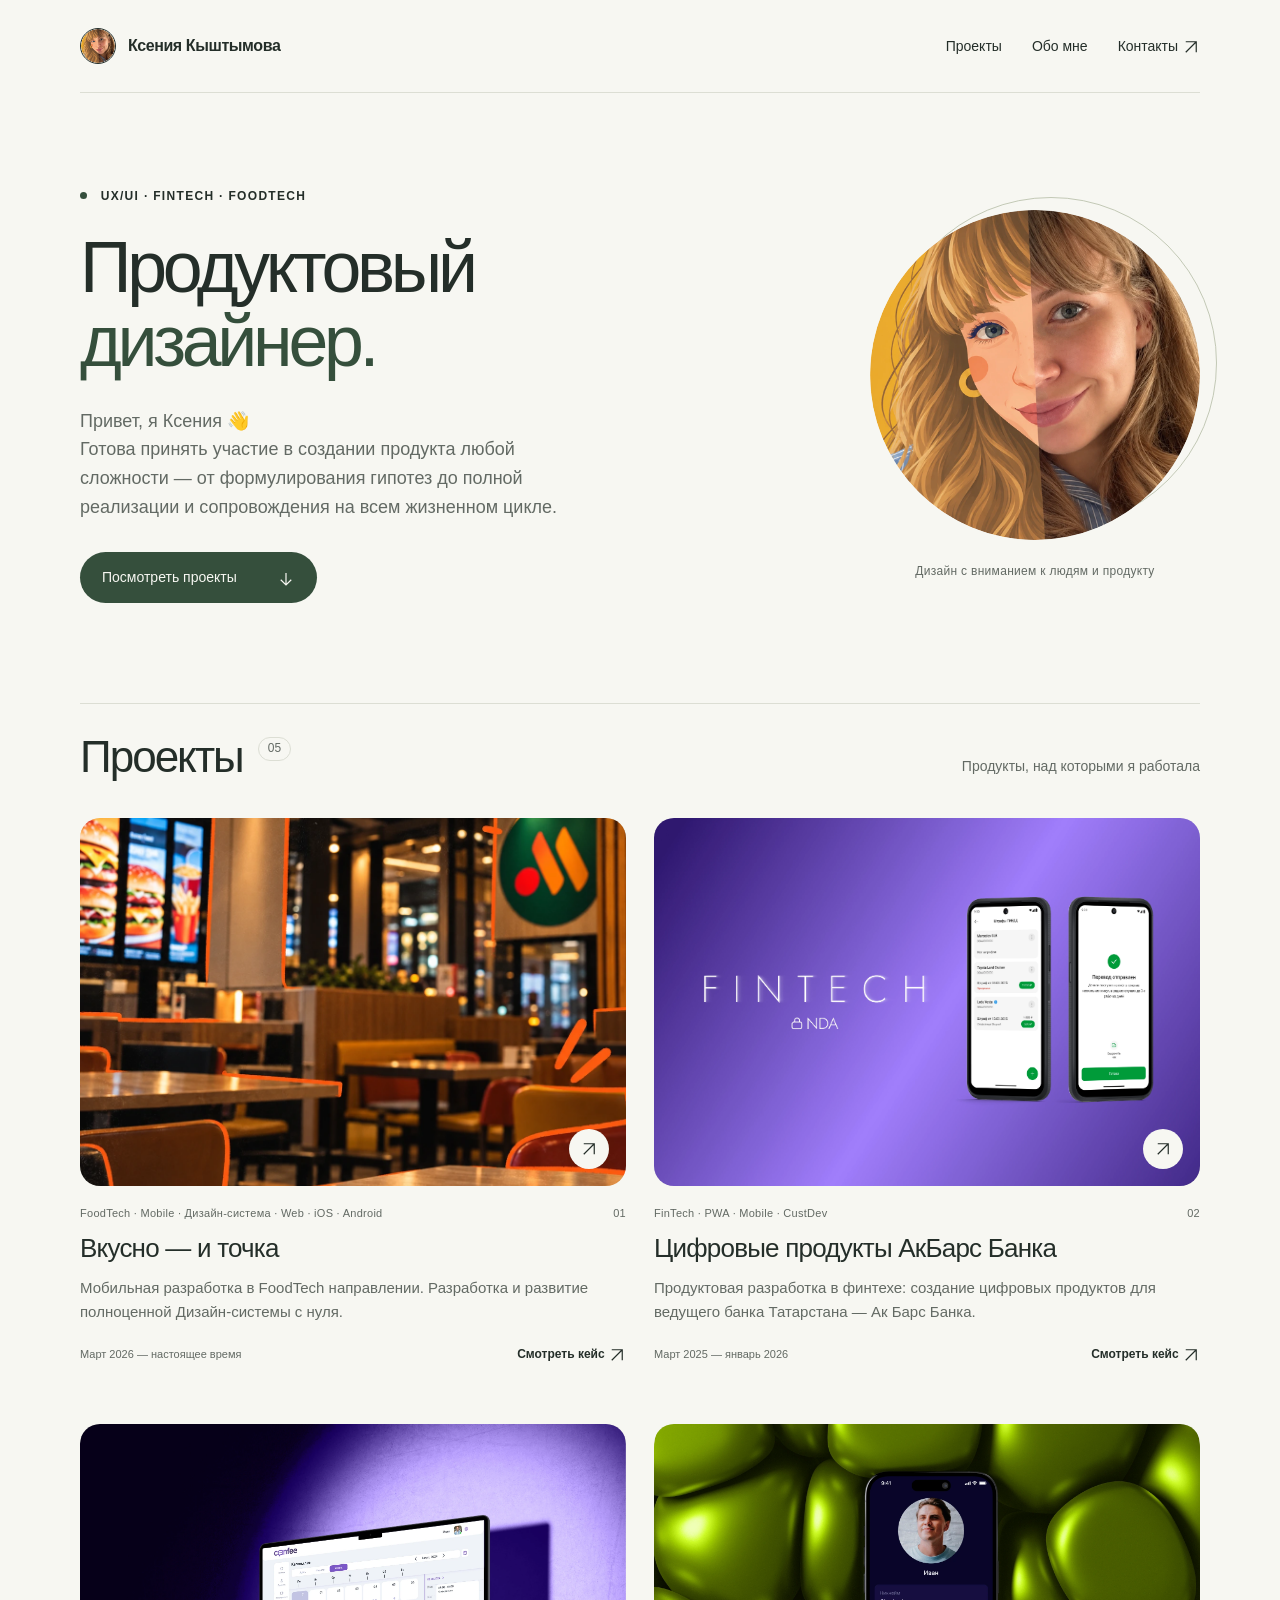
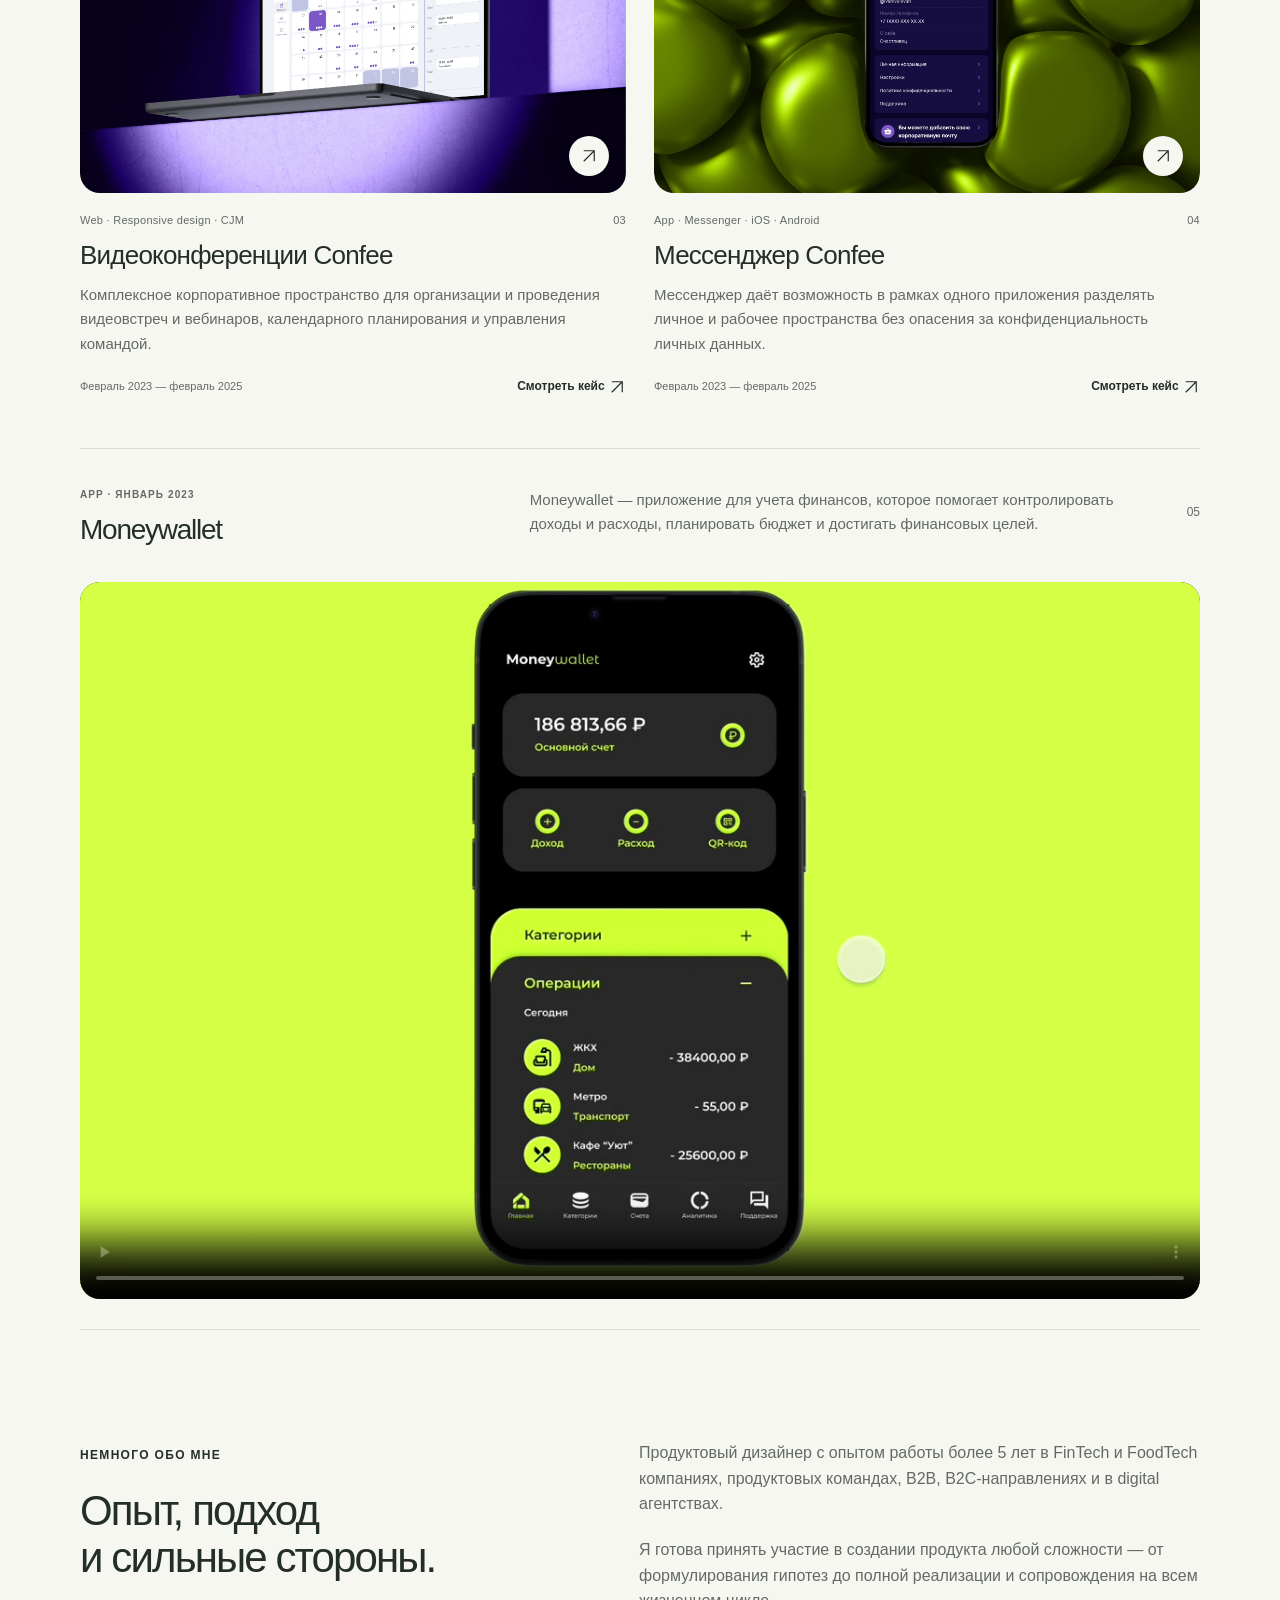
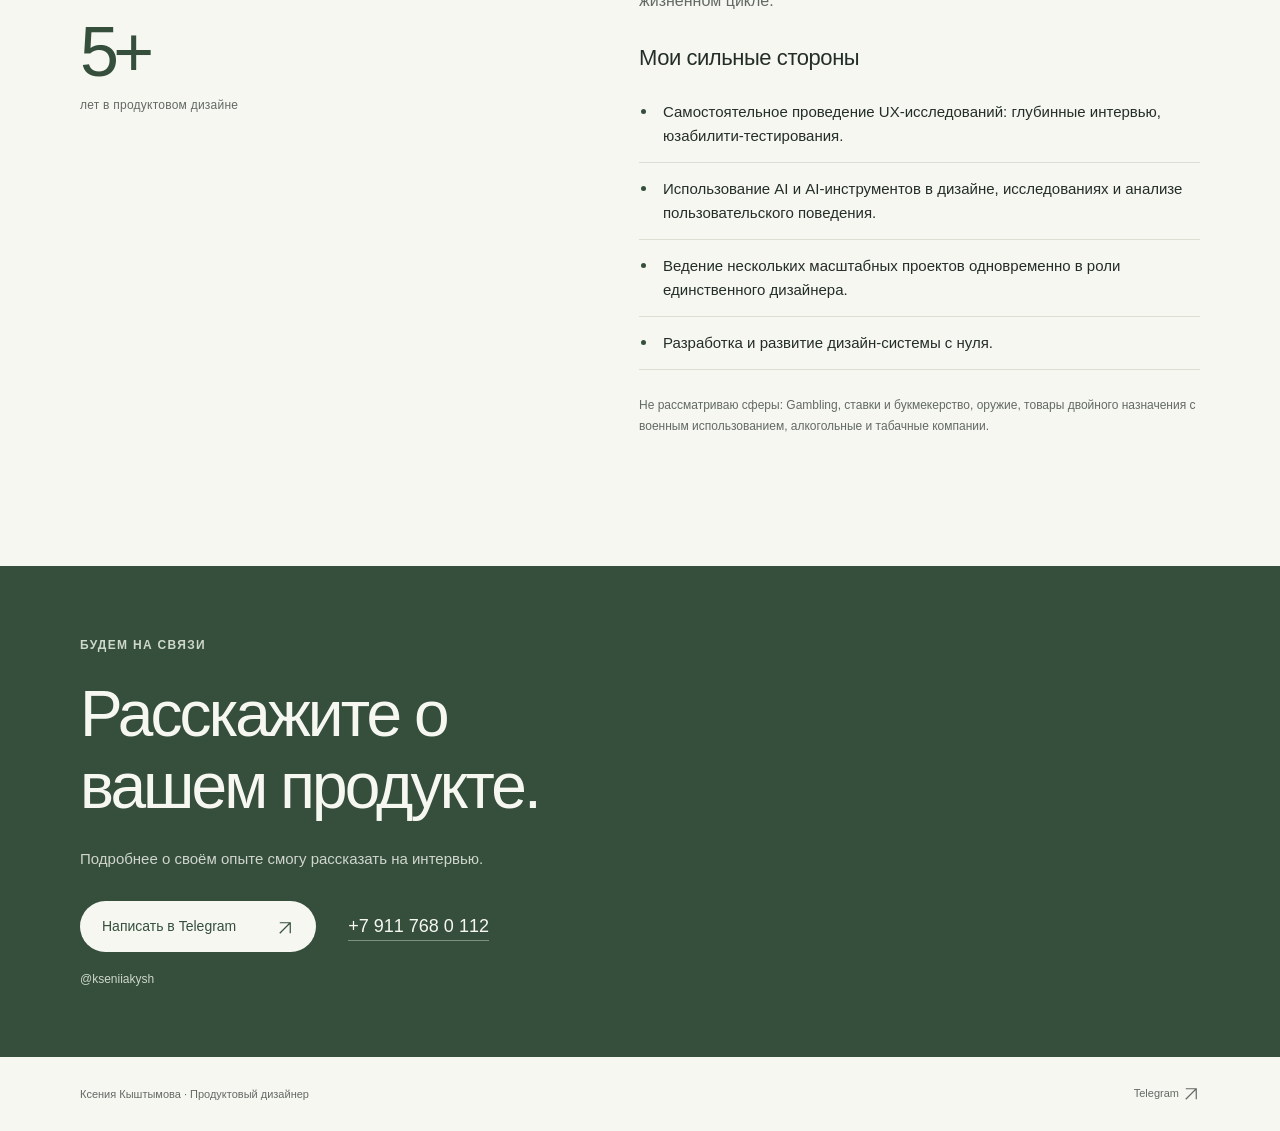
<file: index.html>
<!doctype html>
<html lang="ru">
<head>
  <meta charset="utf-8">
  <meta name="viewport" content="width=device-width, initial-scale=1">
  <title>Ксения Кыштымова — продуктовый дизайнер</title>
  <meta name="description" content="Портфолио продуктового дизайнера: FinTech, FoodTech, веб-платформы и мобильные приложения. Более 5 лет опыта в B2B и B2C.">
  <meta name="theme-color" content="#f7f7f2">
  <meta property="og:type" content="website">
  <meta property="og:locale" content="ru_RU">
  <meta property="og:title" content="Ксения Кыштымова — продуктовый дизайнер">
  <meta property="og:description" content="Портфолио продуктового дизайнера: FinTech, FoodTech, веб-платформы и мобильные приложения. Более 5 лет опыта в B2B и B2C.">
  <meta property="og:url" content="https://glebsly.github.io/ksushapd/">
  <meta property="og:image" content="https://glebsly.github.io/ksushapd/assets/social.jpg">
  <link rel="canonical" href="https://glebsly.github.io/ksushapd/">
  <link rel="icon" href="assets/favicon.png" type="image/png">
  <link rel="stylesheet" href="assets/style.css">
</head><body>
<a class="skip-link" href="#main">Перейти к содержимому</a>
<header class="site-header wrap">
  <a class="wordmark" href="index.html" aria-label="Ксения Кыштымова — на главную"><span class="monogram" aria-hidden="true"><img src="assets/portrait-logo.png" alt="" width="36" height="36"></span><span>Ксения Кыштымова</span></a>
  <nav aria-label="Главная навигация">
    <a href="#projects">Проекты</a>
    <a href="#about">Обо мне</a>
    <a href="#contact">Контакты <span aria-hidden="true"><svg viewBox="0 0 24 24" width="18" height="18" fill="none" stroke="currentColor" stroke-width="1.6" aria-hidden="true"><path d="M5 19 19 5M5 5h14v14"/></svg></span></a>
  </nav>
</header>
<main id="main">
  <section class="hero wrap" aria-labelledby="hero-title">
    <div class="hero-copy">
      <p class="eyebrow"><span class="dot" aria-hidden="true"></span> UX/UI · FinTech · FoodTech</p>
      <h1 id="hero-title">Продуктовый<br><span>дизайнер.</span></h1>
      <p class="hero-intro">Привет, я Ксения 👋<br> Готова принять участие в создании продукта любой сложности — от формулирования гипотез до полной реализации и сопровождения на всем жизненном цикле.</p>
      <a class="button" href="#projects">Посмотреть проекты <span aria-hidden="true"><svg viewBox="0 0 24 24" width="18" height="18" fill="none" stroke="currentColor" stroke-width="1.6" aria-hidden="true"><path d="M12 4v16M5 13l7 7 7-7"/></svg></span></a>
    </div>
    <div class="hero-portrait">
      <img src="assets/5ed52c6af597.webp" alt="Ксения Кыштымова" width="1035" height="1035" fetchpriority="high">
      <span class="portrait-caption">Дизайн с вниманием к людям и продукту</span>
    </div>
  </section>
  <section class="projects wrap" id="projects" aria-labelledby="projects-title">
    <div class="section-heading"><h2 id="projects-title">Проекты<span class="count">05</span></h2><p>Продукты, над которыми я работала</p></div>
    <div class="project-grid"><article class="project-card food">
  <a class="project-visual" href="cases/vkusno-i-tochka.html" aria-label="Открыть кейс: Вкусно — и точка">
    <img src="assets/9f3213bb5ba1.webp" alt="Интерьер ресторана «Вкусно — и точка»" width="1145" height="1373" loading="lazy" decoding="async">
    <span class="project-open" aria-hidden="true"><svg viewBox="0 0 24 24" width="18" height="18" fill="none" stroke="currentColor" stroke-width="1.6" aria-hidden="true"><path d="M5 19 19 5M5 5h14v14"/></svg></span>
  </a>
  <div class="project-meta"><span>FoodTech · Mobile · Дизайн-система · Web · iOS · Android</span><span>01</span></div>
  <h3><a href="cases/vkusno-i-tochka.html">Вкусно — и точка</a></h3>
  <p>Мобильная разработка в FoodTech направлении. Разработка и развитие полноценной Дизайн-системы с нуля.</p>
  <div class="project-bottom"><span>Март 2026 — настоящее время</span><a href="cases/vkusno-i-tochka.html" aria-label="Подробнее: Вкусно — и точка">Смотреть кейс <span aria-hidden="true"><svg viewBox="0 0 24 24" width="18" height="18" fill="none" stroke="currentColor" stroke-width="1.6" aria-hidden="true"><path d="M5 19 19 5M5 5h14v14"/></svg></span></a></div>
</article><article class="project-card bank">
  <a class="project-visual" href="cases/ak-bars.html" aria-label="Открыть кейс: Цифровые продукты АкБарс Банка">
    <img src="assets/fdded7eb552b.webp" alt="Мобильные интерфейсы цифровых продуктов АкБарс Банка" width="3069" height="1958" loading="lazy" decoding="async">
    <span class="project-open" aria-hidden="true"><svg viewBox="0 0 24 24" width="18" height="18" fill="none" stroke="currentColor" stroke-width="1.6" aria-hidden="true"><path d="M5 19 19 5M5 5h14v14"/></svg></span>
  </a>
  <div class="project-meta"><span>FinTech · PWA · Mobile · CustDev</span><span>02</span></div>
  <h3><a href="cases/ak-bars.html">Цифровые продукты АкБарс Банка</a></h3>
  <p>Продуктовая разработка в финтехе: создание цифровых продуктов для ведущего банка Татарстана — Ак Барс Банка.</p>
  <div class="project-bottom"><span>Март 2025 — январь 2026</span><a href="cases/ak-bars.html" aria-label="Подробнее: Цифровые продукты АкБарс Банка">Смотреть кейс <span aria-hidden="true"><svg viewBox="0 0 24 24" width="18" height="18" fill="none" stroke="currentColor" stroke-width="1.6" aria-hidden="true"><path d="M5 19 19 5M5 5h14v14"/></svg></span></a></div>
</article><article class="project-card video">
  <a class="project-visual" href="cases/confee-video.html" aria-label="Открыть кейс: Видеоконференции Confee">
    <img src="assets/6a3ffffc1e1a.webp" alt="Веб-платформа Confee: календарь и видеоконференции" width="2171" height="1629" loading="lazy" decoding="async">
    <span class="project-open" aria-hidden="true"><svg viewBox="0 0 24 24" width="18" height="18" fill="none" stroke="currentColor" stroke-width="1.6" aria-hidden="true"><path d="M5 19 19 5M5 5h14v14"/></svg></span>
  </a>
  <div class="project-meta"><span>Web · Responsive design · CJM</span><span>03</span></div>
  <h3><a href="cases/confee-video.html">Видеоконференции Confee</a></h3>
  <p>Комплексное корпоративное пространство для организации и проведения видеовстреч и вебинаров, календарного планирования и управления командой.</p>
  <div class="project-bottom"><span>Февраль 2023 — февраль 2025</span><a href="cases/confee-video.html" aria-label="Подробнее: Видеоконференции Confee">Смотреть кейс <span aria-hidden="true"><svg viewBox="0 0 24 24" width="18" height="18" fill="none" stroke="currentColor" stroke-width="1.6" aria-hidden="true"><path d="M5 19 19 5M5 5h14v14"/></svg></span></a></div>
</article><article class="project-card messenger">
  <a class="project-visual" href="cases/confee-messenger.html" aria-label="Открыть кейс: Мессенджер Confee">
    <img src="assets/93900ab8b7a8.webp" alt="Мобильное приложение Confee: личное и рабочее пространства" width="2000" height="1500" loading="lazy" decoding="async">
    <span class="project-open" aria-hidden="true"><svg viewBox="0 0 24 24" width="18" height="18" fill="none" stroke="currentColor" stroke-width="1.6" aria-hidden="true"><path d="M5 19 19 5M5 5h14v14"/></svg></span>
  </a>
  <div class="project-meta"><span>App · Messenger · iOS · Android</span><span>04</span></div>
  <h3><a href="cases/confee-messenger.html">Мессенджер Confee</a></h3>
  <p>Мессенджер даёт возможность в рамках одного приложения разделять личное и рабочее пространства без опасения за конфиденциальность личных данных.</p>
  <div class="project-bottom"><span>Февраль 2023 — февраль 2025</span><a href="cases/confee-messenger.html" aria-label="Подробнее: Мессенджер Confee">Смотреть кейс <span aria-hidden="true"><svg viewBox="0 0 24 24" width="18" height="18" fill="none" stroke="currentColor" stroke-width="1.6" aria-hidden="true"><path d="M5 19 19 5M5 5h14v14"/></svg></span></a></div>
</article></div>
    <article class="side-project">
      <div class="side-project-heading"><span class="eyebrow">App · Январь 2023</span><h3>Moneywallet</h3></div>
      <p>Moneywallet — приложение для учета финансов, которое помогает контролировать доходы и расходы, планировать бюджет и достигать финансовых целей.</p>
      <span class="side-project-number" aria-hidden="true">05</span>
      <figure class="side-project-video">
        <video controls playsinline preload="metadata" poster="assets/moneywallet-poster.jpg" width="2082" height="1334" aria-label="Демонстрация приложения Moneywallet">
          <source src="assets/moneywallet.mp4" type="video/mp4">
          Ваш браузер не поддерживает воспроизведение видео. <a href="assets/moneywallet.mp4">Скачать видео Moneywallet</a>.
        </video>
      </figure>
    </article>
  </section>
  <section class="about wrap" id="about" aria-labelledby="about-title">
    <div class="about-heading"><span class="eyebrow">Немного обо мне</span><h2 id="about-title">Опыт, подход<br>и сильные стороны.</h2><p class="experience">5+ <span>лет в продуктовом дизайне</span></p></div>
    <div class="about-copy">
      <p>Продуктовый дизайнер с опытом работы более 5 лет в FinTech и FoodTech компаниях, продуктовых командах, B2B, B2C-направлениях и в digital агентствах.</p>
      <p>Я готова принять участие в создании продукта любой сложности — от формулирования гипотез до полной реализации и сопровождения на всем жизненном цикле.</p>
      <h3>Мои сильные стороны</h3>
      <ul class="strengths">
        <li>Самостоятельное проведение UX-исследований: глубинные интервью, юзабилити-тестирования.</li>
        <li>Использование AI и AI-инструментов в дизайне, исследованиях и анализе пользовательского поведения.</li>
        <li>Ведение нескольких масштабных проектов одновременно в роли единственного дизайнера.</li>
        <li>Разработка и развитие дизайн-системы с нуля.</li>
      </ul>
      <p class="preferences">Не рассматриваю сферы: Gambling, ставки и букмекерство, оружие, товары двойного назначения с военным использованием, алкогольные и табачные компании.</p>
    </div>
  </section>
  <section class="contact" id="contact" aria-labelledby="contact-title"><div class="wrap contact-inner">
    <span class="eyebrow">Будем на связи</span>
    <h2 id="contact-title">Расскажите о<br>вашем продукте.</h2>
    <p>Подробнее о своём опыте смогу рассказать на интервью.</p>
    <div class="contact-links"><a class="button button-light" href="https://t.me/kseniiakysh">Написать в Telegram <span aria-hidden="true"><svg viewBox="0 0 24 24" width="18" height="18" fill="none" stroke="currentColor" stroke-width="1.6" aria-hidden="true"><path d="M5 19 19 5M5 5h14v14"/></svg></span></a><a class="phone" href="tel:+79117680112">+7 911 768 0 112</a></div>
    <span class="contact-handle">@kseniiakysh</span>
  </div></section>
</main>
<footer class="site-footer wrap">
  <span>Ксения Кыштымова · Продуктовый дизайнер</span>
  <a href="https://t.me/kseniiakysh">Telegram <span aria-hidden="true"><svg viewBox="0 0 24 24" width="18" height="18" fill="none" stroke="currentColor" stroke-width="1.6" aria-hidden="true"><path d="M5 19 19 5M5 5h14v14"/></svg></span></a>
</footer>
</body>
</html>
</file>
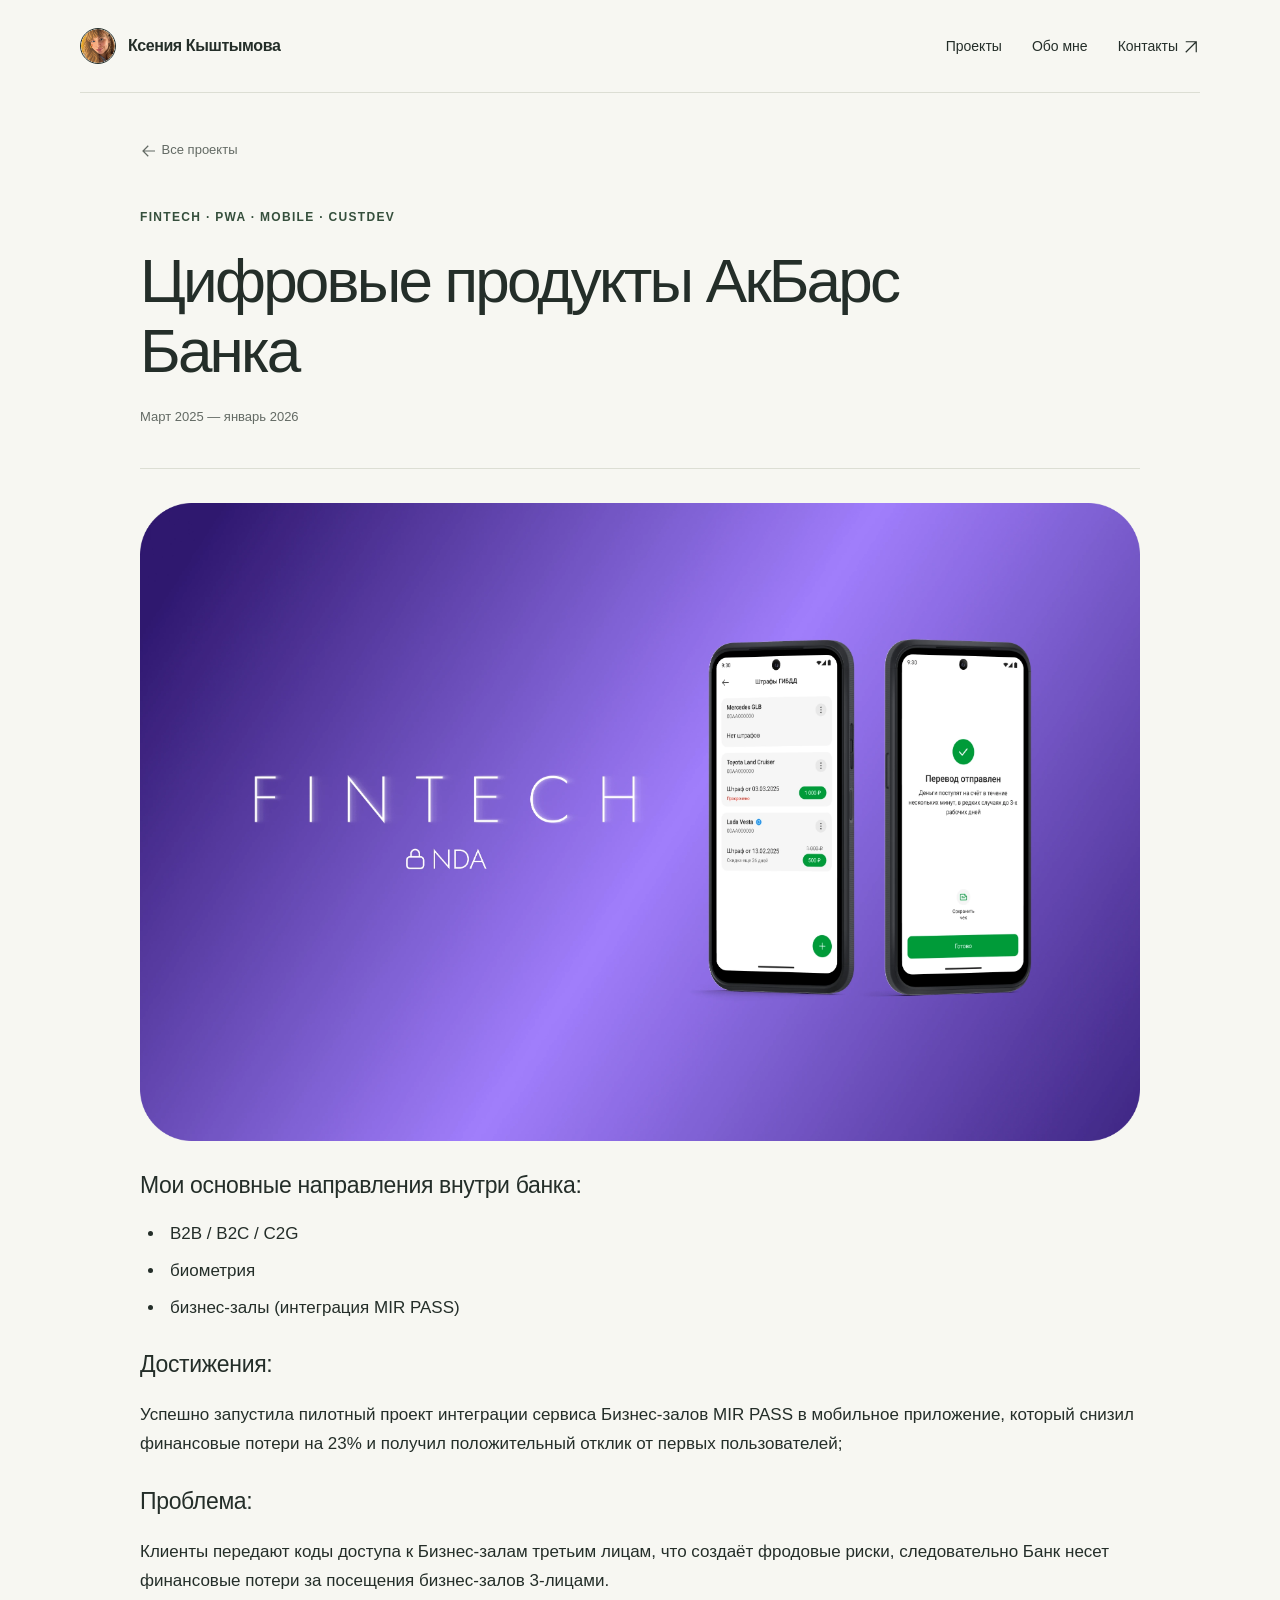
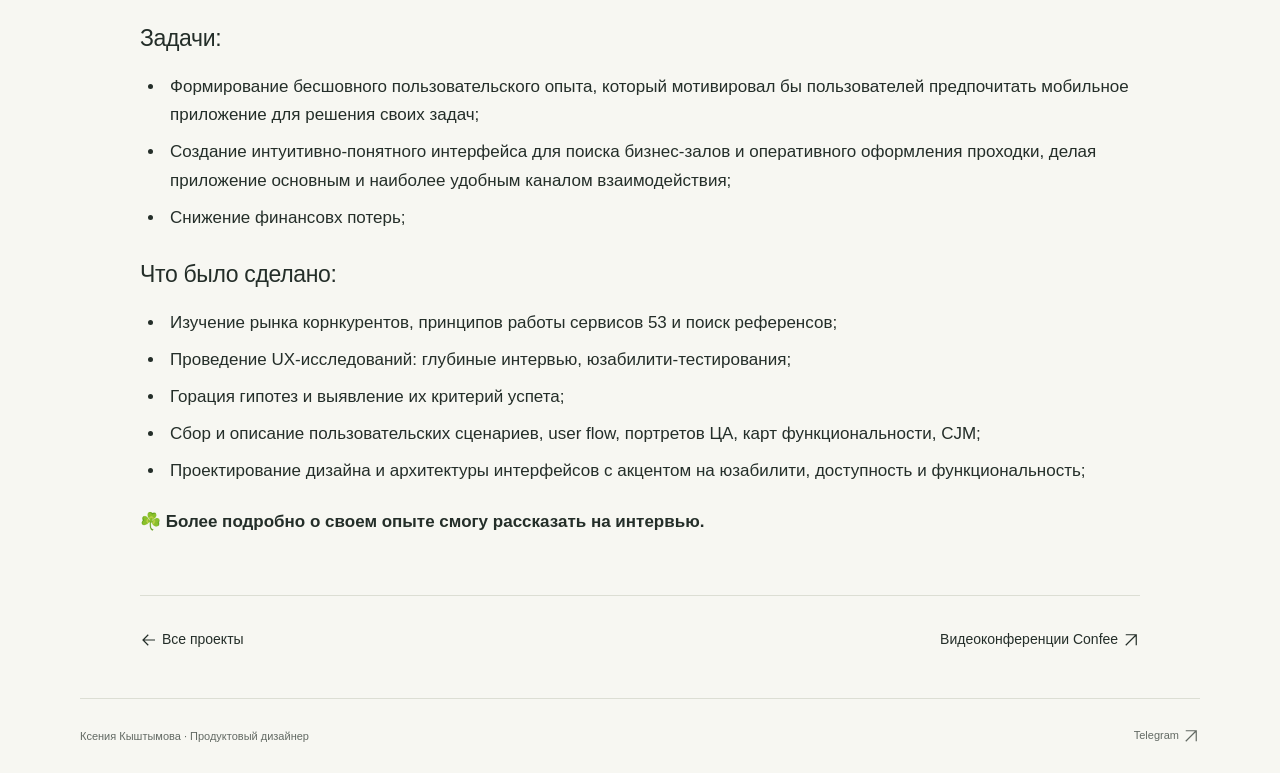
<file: cases/ak-bars.html>
<!DOCTYPE html>

<html lang="ru">
<head>
<meta charset="utf-8"/>
<meta content="width=device-width, initial-scale=1" name="viewport"/>
<title>Цифровые продукты АкБарс Банка — Ксения Кыштымова</title>
<meta content="Продуктовая разработка в финтехе: создание цифровых продуктов для ведущего банка Татарстана — Ак Барс Банка." name="description"/>
<meta content="#f7f7f2" name="theme-color"/>
<meta content="website" property="og:type"/>
<meta content="ru_RU" property="og:locale"/>
<meta content="Цифровые продукты АкБарс Банка — Ксения Кыштымова" property="og:title"/>
<meta content="Продуктовая разработка в финтехе: создание цифровых продуктов для ведущего банка Татарстана — Ак Барс Банка." property="og:description"/>
<meta content="https://glebsly.github.io/ksushapd/cases/ak-bars.html" property="og:url"/>
<meta content="https://glebsly.github.io/ksushapd/assets/social.jpg" property="og:image"/>
<link href="https://glebsly.github.io/ksushapd/cases/ak-bars.html" rel="canonical"/>
<link href="../assets/favicon.png" rel="icon" type="image/png"/>
<link href="../assets/style.css" rel="stylesheet"/>
</head><body class="case-page">
<a class="skip-link" href="#main">Перейти к содержимому</a>
<header class="site-header wrap">
<a aria-label="Ксения Кыштымова — на главную" class="wordmark" href="../index.html"><span aria-hidden="true" class="monogram"><img src="../assets/portrait-logo.png" alt="" width="36" height="36"></span><span>Ксения Кыштымова</span></a>
<nav aria-label="Главная навигация">
<a href="../index.html#projects">Проекты</a>
<a href="../index.html#about">Обо мне</a>
<a href="../index.html#contact">Контакты <span aria-hidden="true"><svg aria-hidden="true" fill="none" height="18" stroke="currentColor" stroke-width="1.6" viewbox="0 0 24 24" width="18"><path d="M5 19 19 5M5 5h14v14"></path></svg></span></a>
</nav>
</header>
<main class="wrap case-main" id="main">
<a class="back-link" href="../index.html#projects"><svg aria-hidden="true" fill="none" height="18" stroke="currentColor" stroke-width="1.6" viewbox="0 0 24 24" width="18"><path d="M20 12H4M11 5l-7 7 7 7"></path></svg> Все проекты</a>
<header class="case-header"><p class="eyebrow">FinTech · PWA · Mobile · CustDev</p><h1>Цифровые продукты АкБарс Банка</h1><p class="case-date">Март 2025 — январь 2026</p></header>
<article aria-label="Описание проекта" class="case-content"><figure class="image" id="3f1db686-a228-806c-a1ec-ccbdb966e8a7"><a href="../assets/fdded7eb552b.webp"><img alt="Цифровые продукты АкБарс Банка — интерфейс продукта" decoding="async" height="1958" loading="lazy" src="../assets/fdded7eb552b.webp" width="3069"/></a></figure><h3 class="" id="3f1db686-a228-8034-a96a-f9843493cbfa">Мои основные направления внутри банка:</h3><ul class="bulleted-list" id="3f1db686-a228-80a6-a8fa-c48077d54e1b"><li>B2B / B2C / C2G</li><li>биометрия</li><li>бизнес-залы (интеграция MIR PASS)</li></ul><h3 class="" id="3f1db686-a228-8036-bc2a-d4cb887326cd">Достижения:</h3><p class="" id="3f1db686-a228-80ac-8de2-ef7ad7461218">Успешно запустила пилотный проект интеграции сервиса Бизнес-залов MIR PASS в мобильное приложение, который снизил финансовые потери на 23% и получил положительный отклик от первых пользователей;</p><h3 class="" id="3f1db686-a228-80d7-8139-fe0a14be0597">Проблема:</h3><p class="" id="3f1db686-a228-80d1-9657-e75ad0de48a9">Клиенты передают коды доступа к Бизнес-залам третьим лицам, что создаёт фродовые риски, следовательно Банк несет финансовые потери за посещения бизнес-залов 3-лицами.</p><h3 class="" id="3f1db686-a228-8055-9420-c2d436c0433e">Задачи:</h3><ul class="bulleted-list" id="3f1db686-a228-8088-abdb-f7c7f26a997a"><li>Формирование бесшовного пользовательского опыта, который мотивировал бы пользователей предпочитать мобильное приложение для решения своих задач;</li><li>Создание интуитивно-понятного интерфейса для поиска бизнес-залов и оперативного оформления проходки, делая приложение основным и наиболее удобным каналом взаимодействия;</li><li>Снижение финансовх потерь;</li></ul><h3 class="" id="3f1db686-a228-809c-a8bc-da54ecf15b13">Что было сделано:</h3><ul class="bulleted-list" id="3f1db686-a228-803e-8311-d6fba06c14cd"><li>Изучение рынка корнкурентов, принципов работы сервисов 53 и поиск референсов;</li><li>Проведение UX-исследований: глубиные интервью, юзабилити-тестирования;</li><li>Горация гипотез и выявление их критерий успета;</li><li>Сбор и описание пользовательских сценариев, user flow, портретов ЦА, карт функциональности, CJM;</li><li>Проектирование дизайна и архитектуры интерфейсов с акцентом на юзабилити, доступность и функциональность;</li></ul><h4 class="" id="3f1db686-a228-8052-bea7-dd0ab11ac823">☘️ Более подробно о своем опыте смогу рассказать на интервью.</h4></article>
<div class="case-next"><a href="../index.html#projects"><svg aria-hidden="true" fill="none" height="18" stroke="currentColor" stroke-width="1.6" viewbox="0 0 24 24" width="18"><path d="M20 12H4M11 5l-7 7 7 7"></path></svg> Все проекты</a><a href="confee-video.html">Видеоконференции Confee <span aria-hidden="true"><svg aria-hidden="true" fill="none" height="18" stroke="currentColor" stroke-width="1.6" viewbox="0 0 24 24" width="18"><path d="M5 19 19 5M5 5h14v14"></path></svg></span></a></div>
</main>
<footer class="site-footer wrap">
<span>Ксения Кыштымова · Продуктовый дизайнер</span>
<a href="https://t.me/kseniiakysh">Telegram <span aria-hidden="true"><svg aria-hidden="true" fill="none" height="18" stroke="currentColor" stroke-width="1.6" viewbox="0 0 24 24" width="18"><path d="M5 19 19 5M5 5h14v14"></path></svg></span></a>
</footer>
</body></html>
</file>
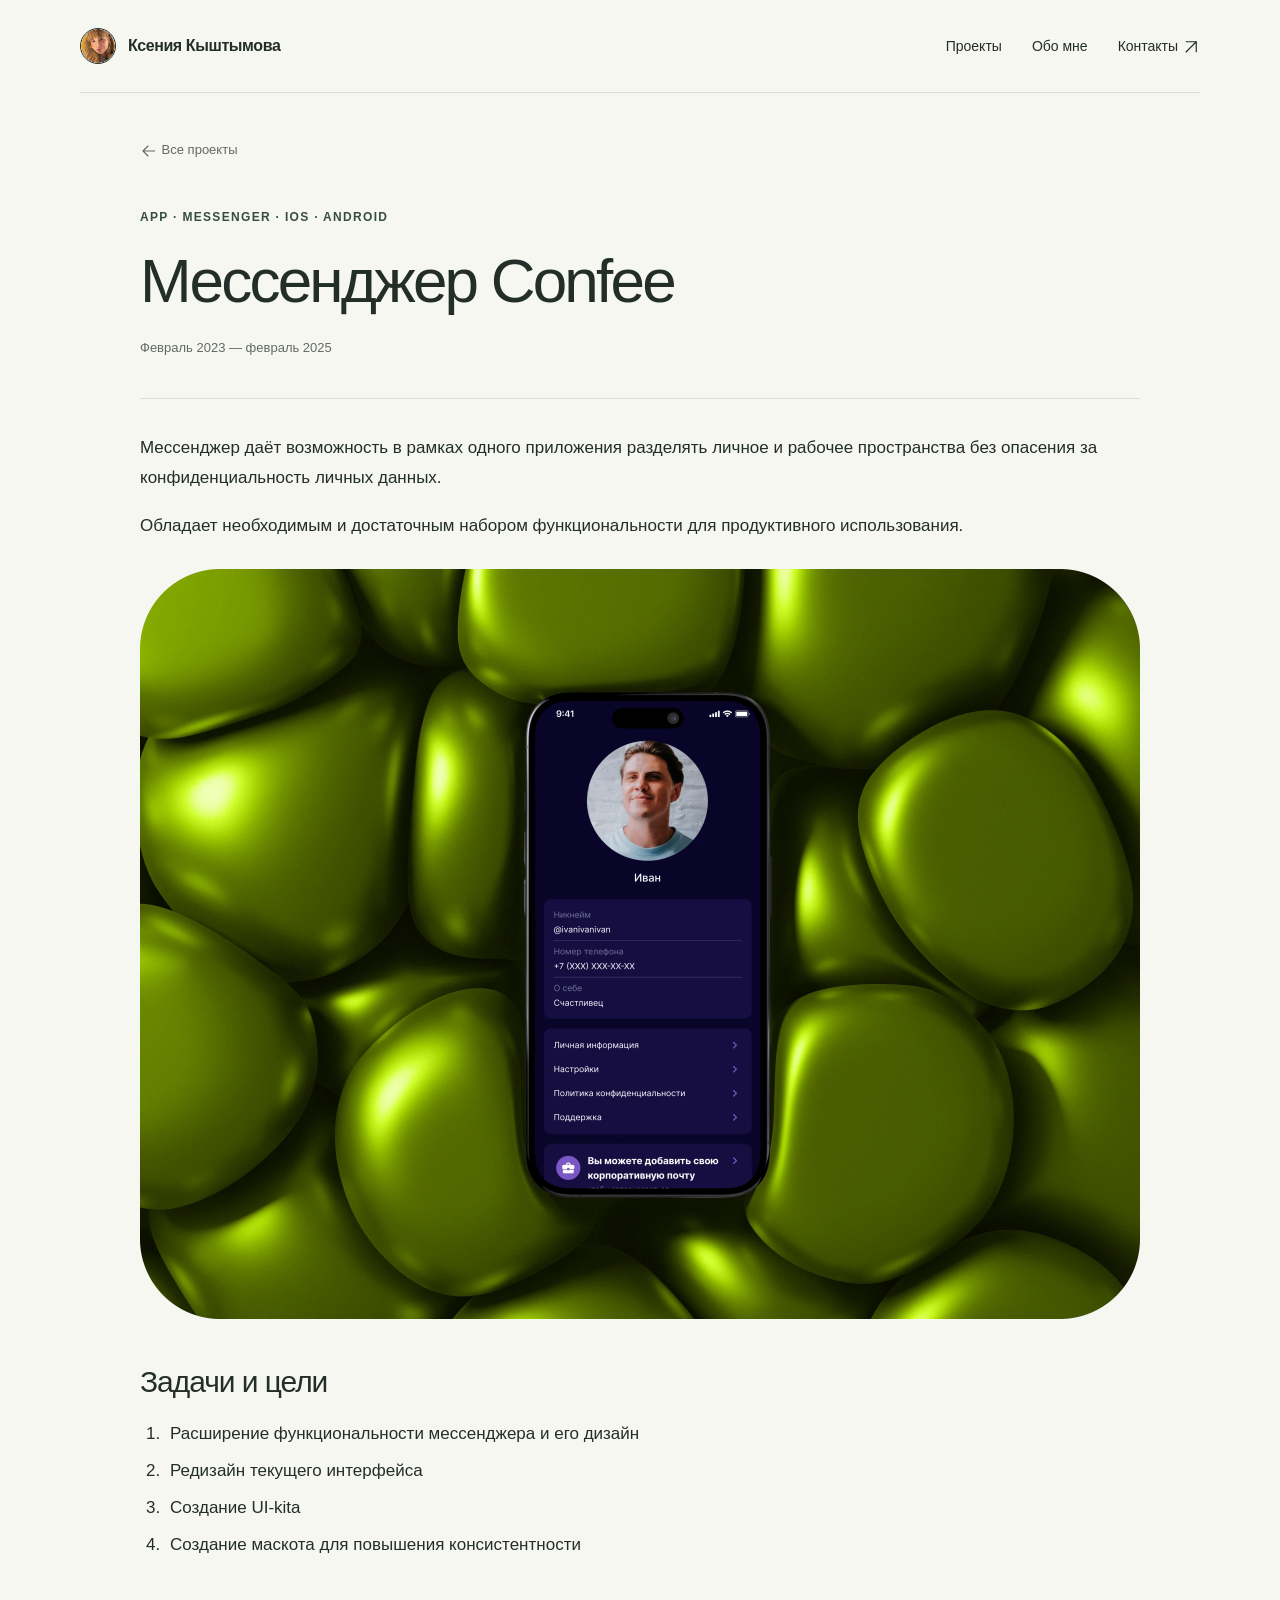
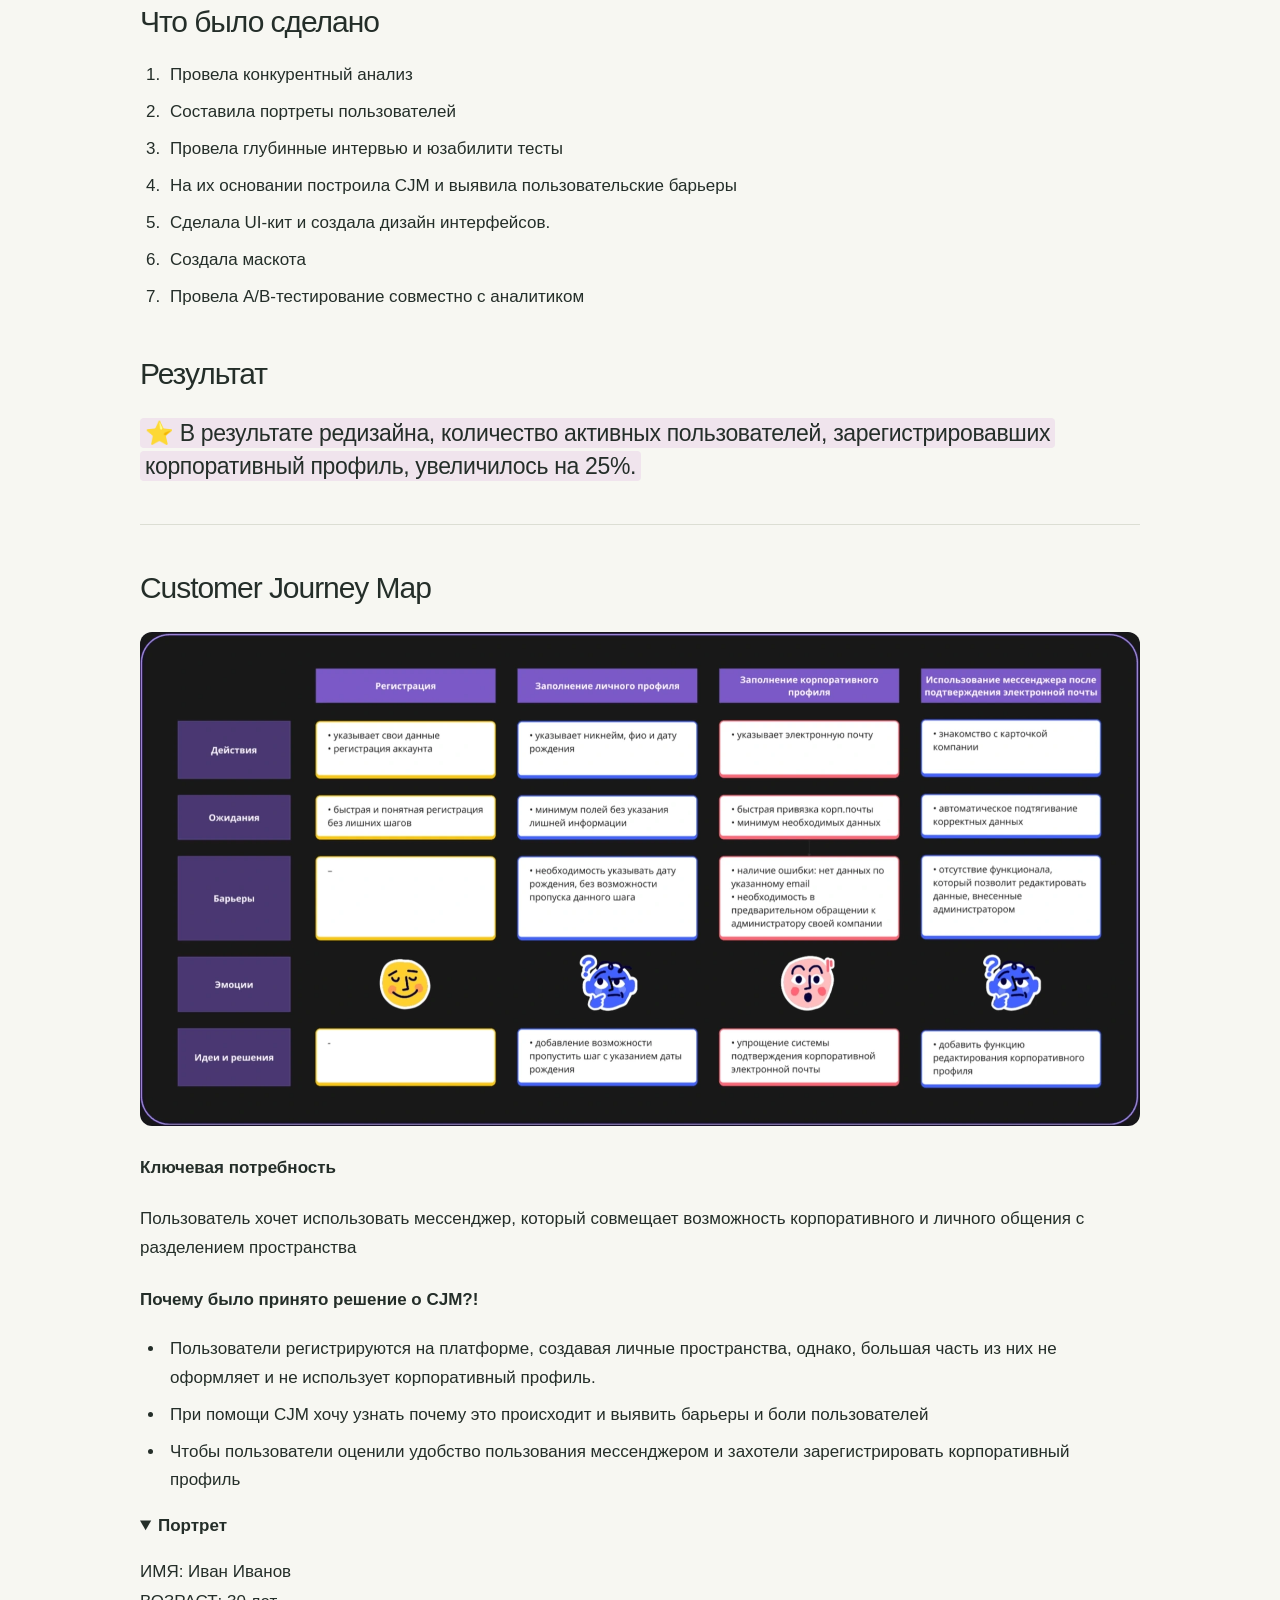
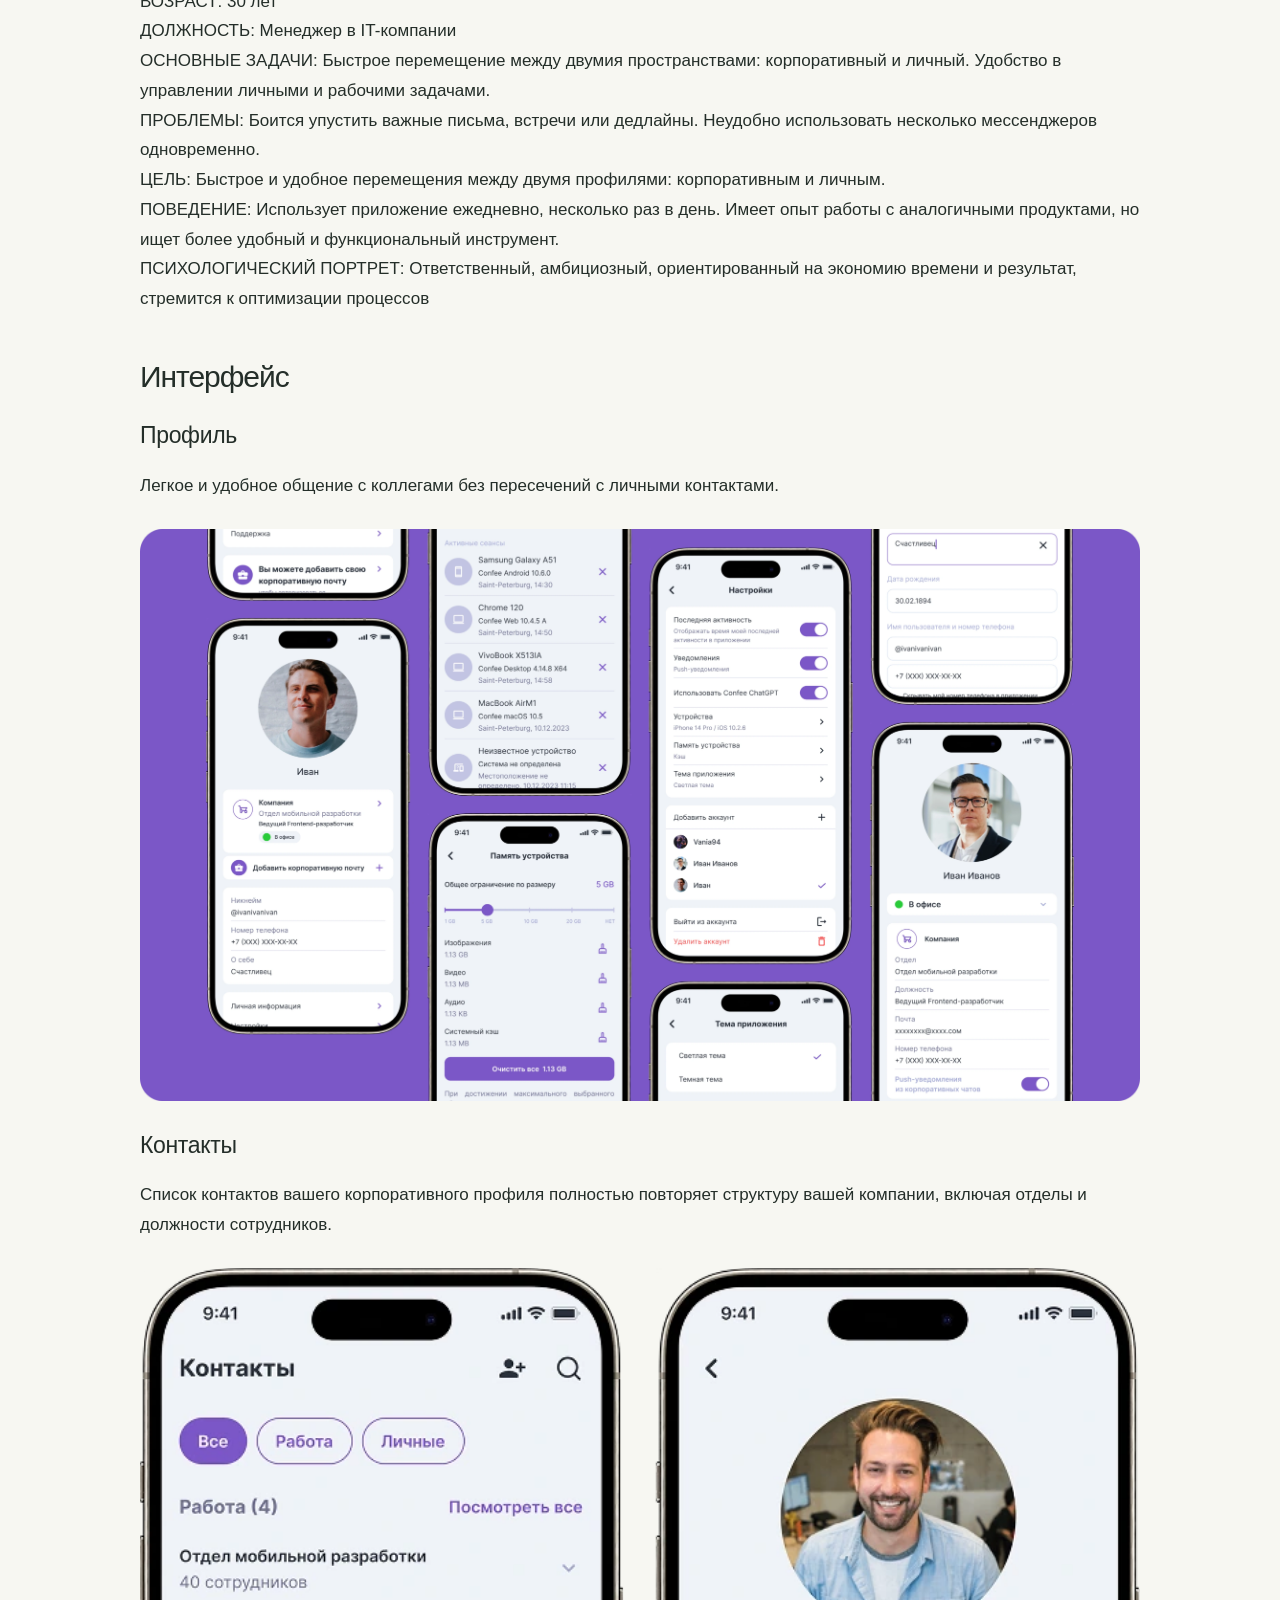
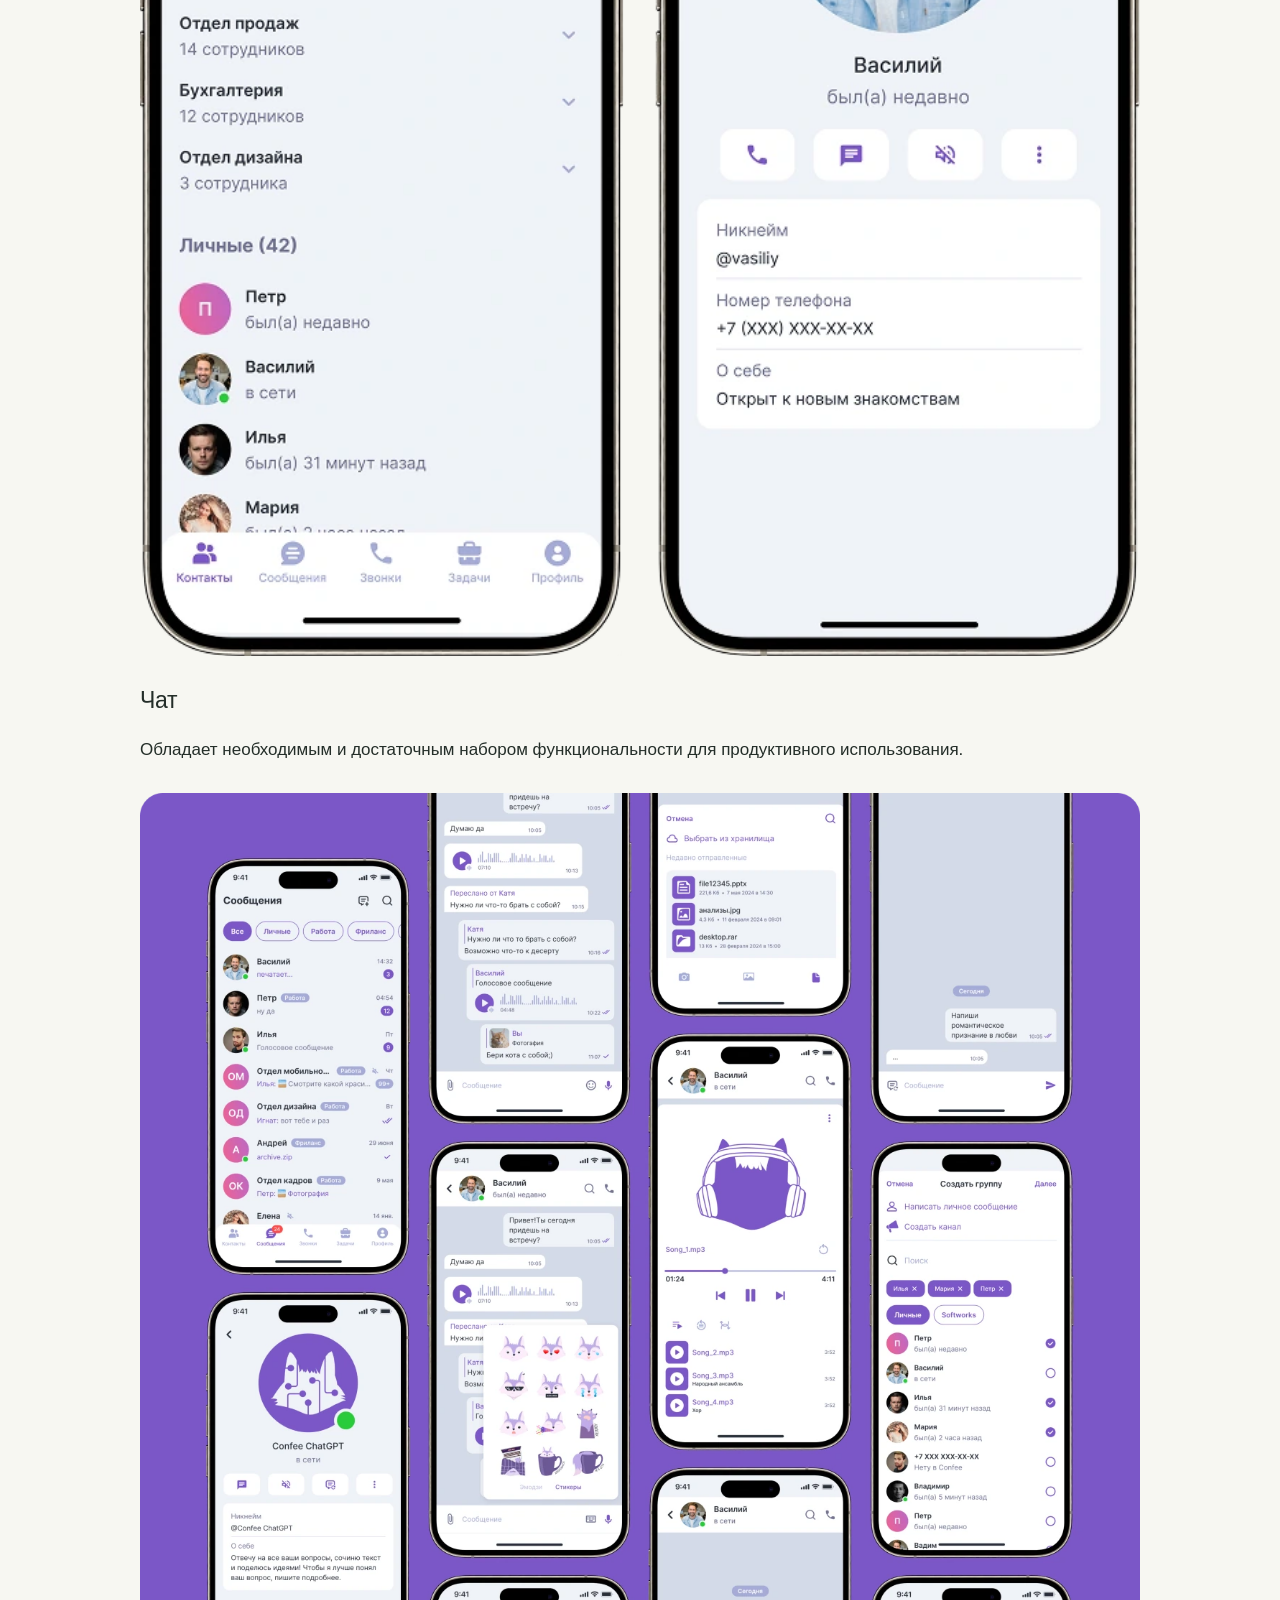
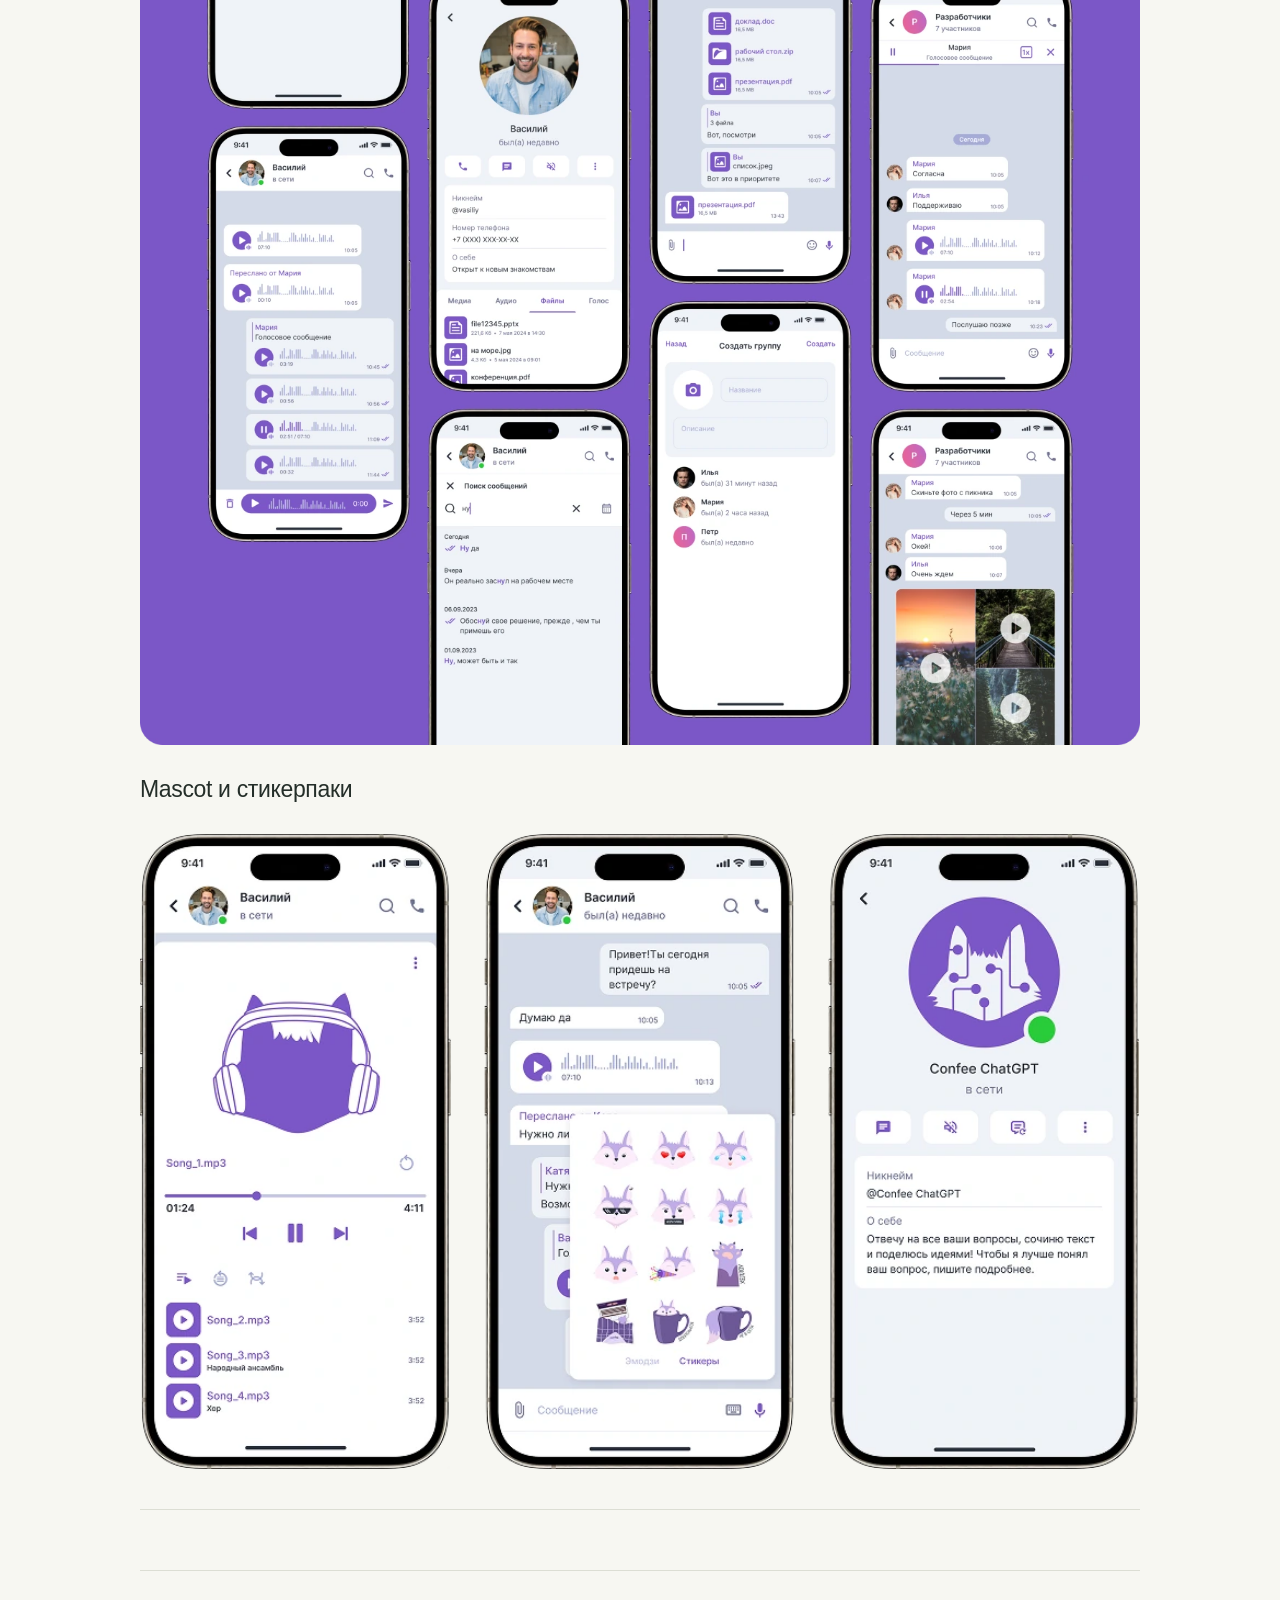
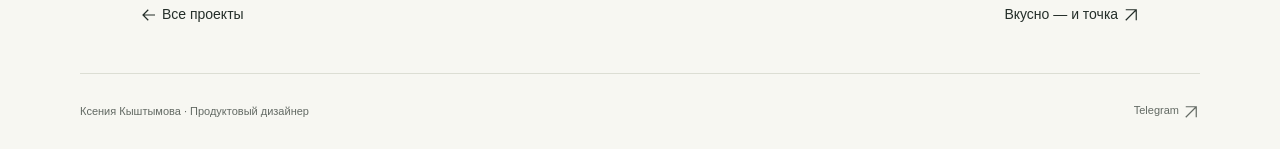
<file: cases/confee-messenger.html>
<!DOCTYPE html>

<html lang="ru">
<head>
<meta charset="utf-8"/>
<meta content="width=device-width, initial-scale=1" name="viewport"/>
<title>Мессенджер Confee — Ксения Кыштымова</title>
<meta content="Мессенджер даёт возможность в рамках одного приложения разделять личное и рабочее пространства без опасения за конфиденциальность личных данных." name="description"/>
<meta content="#f7f7f2" name="theme-color"/>
<meta content="website" property="og:type"/>
<meta content="ru_RU" property="og:locale"/>
<meta content="Мессенджер Confee — Ксения Кыштымова" property="og:title"/>
<meta content="Мессенджер даёт возможность в рамках одного приложения разделять личное и рабочее пространства без опасения за конфиденциальность личных данных." property="og:description"/>
<meta content="https://glebsly.github.io/ksushapd/cases/confee-messenger.html" property="og:url"/>
<meta content="https://glebsly.github.io/ksushapd/assets/social.jpg" property="og:image"/>
<link href="https://glebsly.github.io/ksushapd/cases/confee-messenger.html" rel="canonical"/>
<link href="../assets/favicon.png" rel="icon" type="image/png"/>
<link href="../assets/style.css" rel="stylesheet"/>
</head><body class="case-page">
<a class="skip-link" href="#main">Перейти к содержимому</a>
<header class="site-header wrap">
<a aria-label="Ксения Кыштымова — на главную" class="wordmark" href="../index.html"><span aria-hidden="true" class="monogram"><img src="../assets/portrait-logo.png" alt="" width="36" height="36"></span><span>Ксения Кыштымова</span></a>
<nav aria-label="Главная навигация">
<a href="../index.html#projects">Проекты</a>
<a href="../index.html#about">Обо мне</a>
<a href="../index.html#contact">Контакты <span aria-hidden="true"><svg aria-hidden="true" fill="none" height="18" stroke="currentColor" stroke-width="1.6" viewbox="0 0 24 24" width="18"><path d="M5 19 19 5M5 5h14v14"></path></svg></span></a>
</nav>
</header>
<main class="wrap case-main" id="main">
<a class="back-link" href="../index.html#projects"><svg aria-hidden="true" fill="none" height="18" stroke="currentColor" stroke-width="1.6" viewbox="0 0 24 24" width="18"><path d="M20 12H4M11 5l-7 7 7 7"></path></svg> Все проекты</a>
<header class="case-header"><p class="eyebrow">App · Messenger · iOS · Android</p><h1>Мессенджер Confee</h1><p class="case-date">Февраль 2023 — февраль 2025</p></header>
<article aria-label="Описание проекта" class="case-content"><p class="" id="13bdb686-a228-816c-bc42-cd32e3f48bb2">Мессенджер даёт возможность в рамках одного приложения разделять личное и  рабочее пространства без опасения за конфиденциальность личных данных. </p><p class="" id="3f1db686-a228-80a9-8898-e741d73e36ac">Обладает необходимым и достаточным набором функциональности для продуктивного использования.</p><figure class="image" id="13bdb686-a228-8171-9f29-caeb07d756ae"><a href="../assets/93900ab8b7a8.webp"><img alt="Мессенджер Confee — интерфейс продукта" decoding="async" height="1500" loading="lazy" src="../assets/93900ab8b7a8.webp" width="2000"/></a></figure><h2 class="" id="14ddb686-a228-803d-8555-dda1daf9c97a">Задачи и цели</h2><ol class="numbered-list" id="14ddb686-a228-8075-a246-d3e98e44e4dd" start="1" type="1"><li>Расширение функциональности мессенджера и его дизайн</li><li>Редизайн текущего интерфейса</li><li>Создание UI-kitа</li><li>Создание маскота для повышения консистентности</li></ol><h2 class="" id="14ddb686-a228-80f7-b068-ddc781d50123">Что было сделано  </h2><ol class="numbered-list" id="14ddb686-a228-80a5-a021-cb1df52d56eb" start="1" type="1"><li>Провела конкурентный анализ</li><li>Составила портреты пользователей</li><li>Провела глубинные интервью и юзабилити тесты</li><li>На их основании построила CJM и выявила пользовательские барьеры</li><li>Сделала UI-кит и создала дизайн интерфейсов.</li><li>Создала маскота</li><li>Провела А/В-тестирование совместно с аналитиком</li></ol><h2 class="" id="14ddb686-a228-80d1-8aa8-f5e6d96ed771">Результат</h2><h3 class="" id="14ddb686-a228-8052-8282-e2f2e26e61c2"><mark class="highlight-pink">⭐ В результате редизайна, количество активных пользователей, зарегистрировавших корпоративный профиль, увеличилось на 25%.</mark></h3><hr id="13bdb686-a228-8165-99eb-f9ae99178b2e"/><h2 class="block-color-teal" id="13bdb686-a228-8113-b878-eac8936b965e">Customer Journey Map</h2><figure class="image" id="13bdb686-a228-81ce-9a38-cf55c25db47f"><a href="../assets/70efe5db6ceb.webp"><img alt="Мессенджер Confee — Customer Journey Map" decoding="async" height="951" loading="lazy" src="../assets/70efe5db6ceb.webp" width="1927"/></a></figure><h4 class="" id="13bdb686-a228-812f-b36e-f988c1cac6f6">Ключевая потребность</h4><p class="" id="13bdb686-a228-8195-9223-d6833a115393">Пользователь хочет использовать мессенджер, который совмещает возможность корпоративного и личного общения с разделением пространства</p><h4 class="" id="3f1db686-a228-805b-9810-e38e35362ef7">Почему было принято решение о CJM?!</h4><ul class="bulleted-list" id="3f1db686-a228-808f-8e27-fa1dd93357bb"><li>Пользователи регистрируются на платформе, создавая личные пространства, однако, большая часть из них не оформляет и не использует корпоративный профиль.</li><li>При помощи CJM хочу узнать почему это происходит и выявить барьеры и боли пользователей</li><li>Чтобы пользователи оценили удобство пользования мессенджером и захотели зарегистрировать корпоративный профиль</li></ul><details class="toggle" id="3f1db686-a228-8096-940d-db23ef7c75d7" open=""><summary><strong>Портрет</strong></summary><div class="indented"><p class="" id="3f1db686-a228-80ef-ad0c-e050a5eab620">ИМЯ: Иван Иванов<br/>ВОЗРАСТ: 30 лет<br/>ДОЛЖНОСТЬ: Менеджер в IT-компании<br/>ОСНОВНЫЕ ЗАДАЧИ: Быстрое перемещение между двумия пространствами: корпоративный и личный. Удобство в управлении личными и рабочими задачами.<br/>ПРОБЛЕМЫ: Боится упустить важные письма, встречи или дедлайны. Неудобно использовать несколько мессенджеров одновременно.<br/>ЦЕЛЬ: Быстрое и удобное перемещения между двумя профилями: корпоративным и личным.<br/>ПОВЕДЕНИЕ: Использует приложение ежедневно, несколько раз в день. Имеет опыт работы с аналогичными продуктами, но ищет более удобный и функциональный инструмент.<br/>ПСИХОЛОГИЧЕСКИЙ ПОРТРЕТ: Ответственный, амбициозный, ориентированный на экономию времени и результат, стремится к оптимизации процессов</p></div></details><h2 class="" id="13bdb686-a228-81aa-bdcf-ccd4b4d6afa9">Интерфейс</h2><h3 class="block-color-teal" id="3f1db686-a228-80fb-9351-da13a8ef3b62">Профиль</h3><p class="" id="3f1db686-a228-80fd-9cf4-efacf14ed04e">Легкое и удобное общение с коллегами без пересечений с личными контактами.</p><figure class="image" id="3f1db686-a228-801d-8bab-ce11062faef5"><a href="../assets/655a75301942.webp"><img alt="Мессенджер Confee — Профиль" decoding="async" height="2391" loading="lazy" src="../assets/655a75301942.webp" width="4176"/></a></figure><h3 class="block-color-teal" id="3f1db686-a228-8018-9b50-f892edcc00f0">Контакты</h3><p class="" id="3f1db686-a228-8050-b13e-cc64d42cea1c">Список контактов вашего корпоративного профиля полностью повторяет структуру вашей компании, включая отделы и должности сотрудников.</p><figure class="image" id="3f1db686-a228-8021-9730-d423449d7747"><a href="../assets/c5c3c8c6dded.webp"><img alt="Мессенджер Confee — Контакты" decoding="async" height="720" loading="lazy" src="../assets/c5c3c8c6dded.webp" width="729"/></a></figure><h3 class="block-color-teal" id="3f1db686-a228-8041-8d51-d14623891fe2">Чат</h3><p class="" id="3f1db686-a228-8058-853d-cf108acf9f4d">Обладает необходимым и достаточным набором функциональности для продуктивного использования.</p><figure class="image" id="3f1db686-a228-80ac-8c55-e6c3704c27c5"><a href="../assets/a53040b10b5b.webp"><img alt="Мессенджер Confee — Чат" decoding="async" height="2161" loading="lazy" src="../assets/a53040b10b5b.webp" width="1392"/></a></figure><h3 class="block-color-teal" id="3f1db686-a228-80b9-af06-e3c267843de3">Mascot и стикерпаки</h3><figure class="image" id="3f1db686-a228-8056-bd13-f497bb8063d9"><a href="../assets/c96283cbae55.webp"><img alt="Мессенджер Confee — Mascot и стикерпаки" decoding="async" height="580" loading="lazy" src="../assets/c96283cbae55.webp" width="914"/></a></figure><hr id="3f1db686-a228-80c5-9810-f8c6cb883a84"/></article>
<div class="case-next"><a href="../index.html#projects"><svg aria-hidden="true" fill="none" height="18" stroke="currentColor" stroke-width="1.6" viewbox="0 0 24 24" width="18"><path d="M20 12H4M11 5l-7 7 7 7"></path></svg> Все проекты</a><a href="vkusno-i-tochka.html">Вкусно — и точка <span aria-hidden="true"><svg aria-hidden="true" fill="none" height="18" stroke="currentColor" stroke-width="1.6" viewbox="0 0 24 24" width="18"><path d="M5 19 19 5M5 5h14v14"></path></svg></span></a></div>
</main>
<footer class="site-footer wrap">
<span>Ксения Кыштымова · Продуктовый дизайнер</span>
<a href="https://t.me/kseniiakysh">Telegram <span aria-hidden="true"><svg aria-hidden="true" fill="none" height="18" stroke="currentColor" stroke-width="1.6" viewbox="0 0 24 24" width="18"><path d="M5 19 19 5M5 5h14v14"></path></svg></span></a>
</footer>
</body></html>
</file>
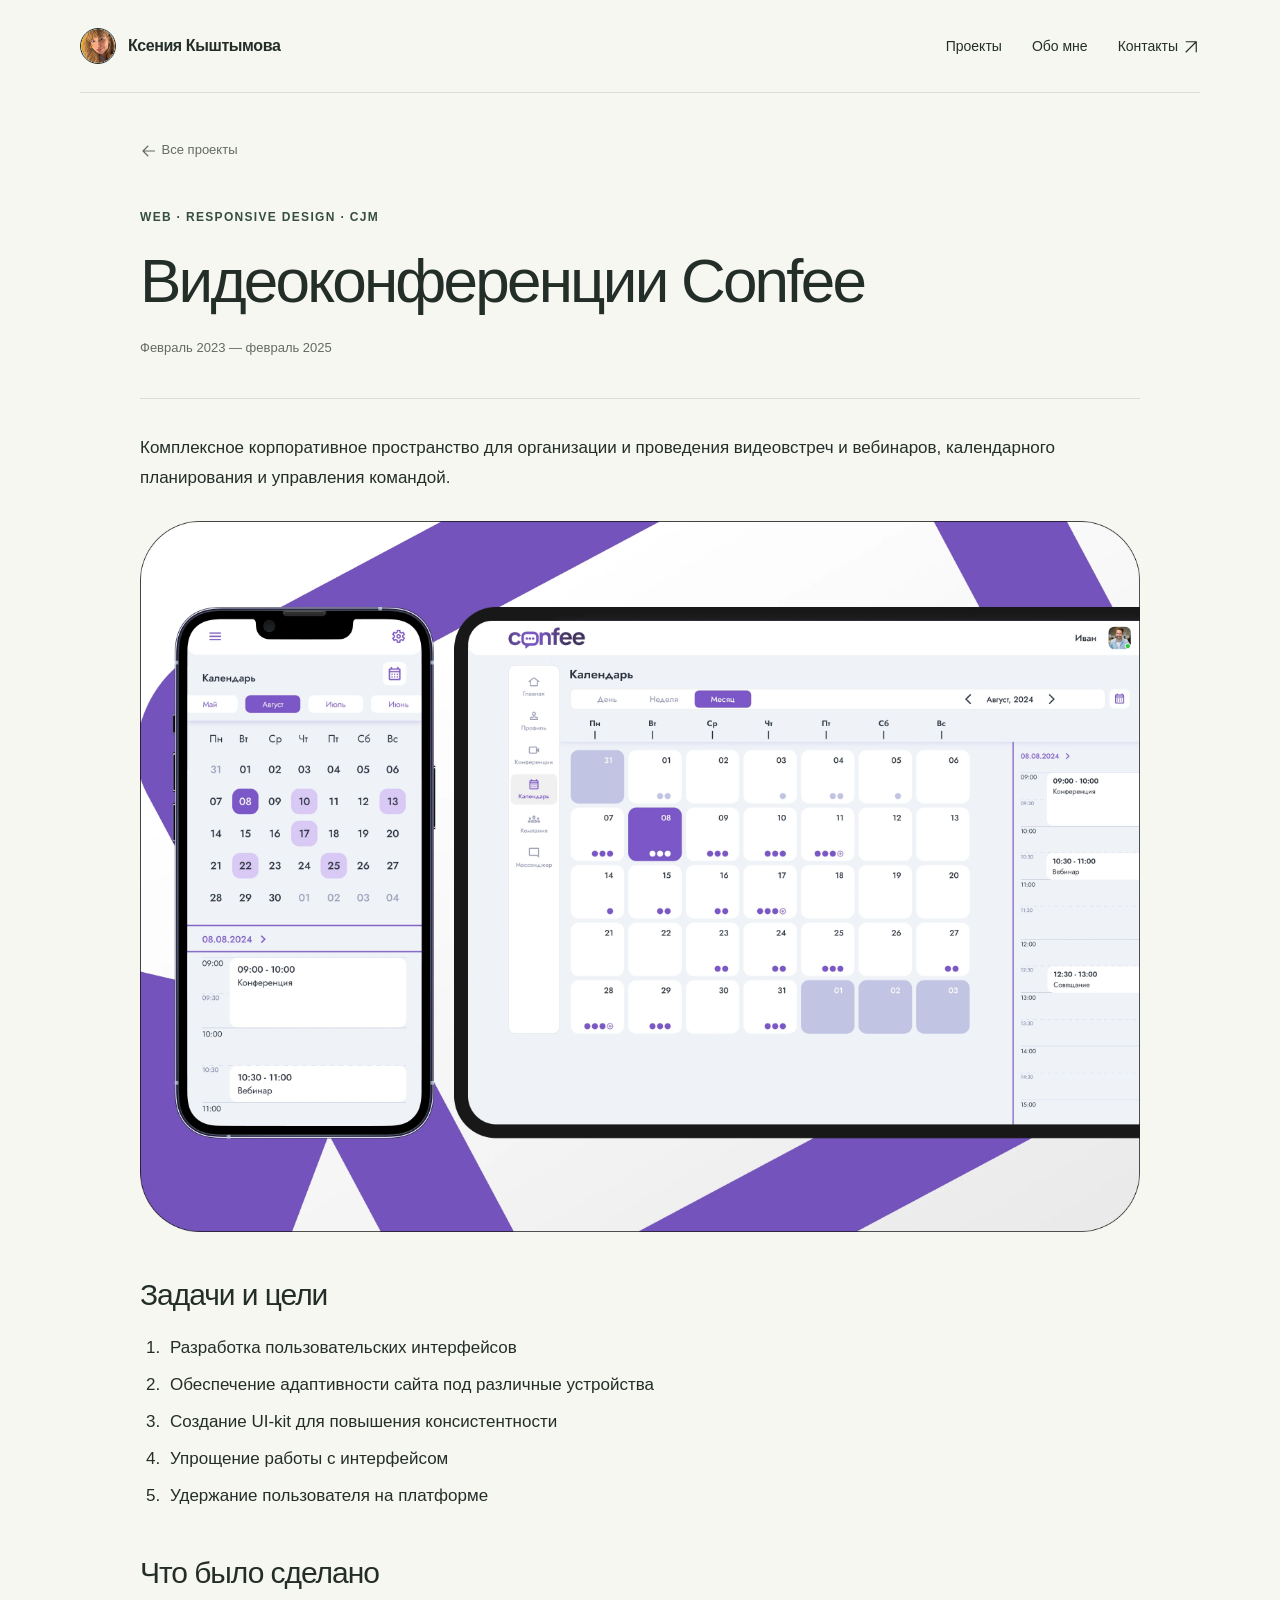
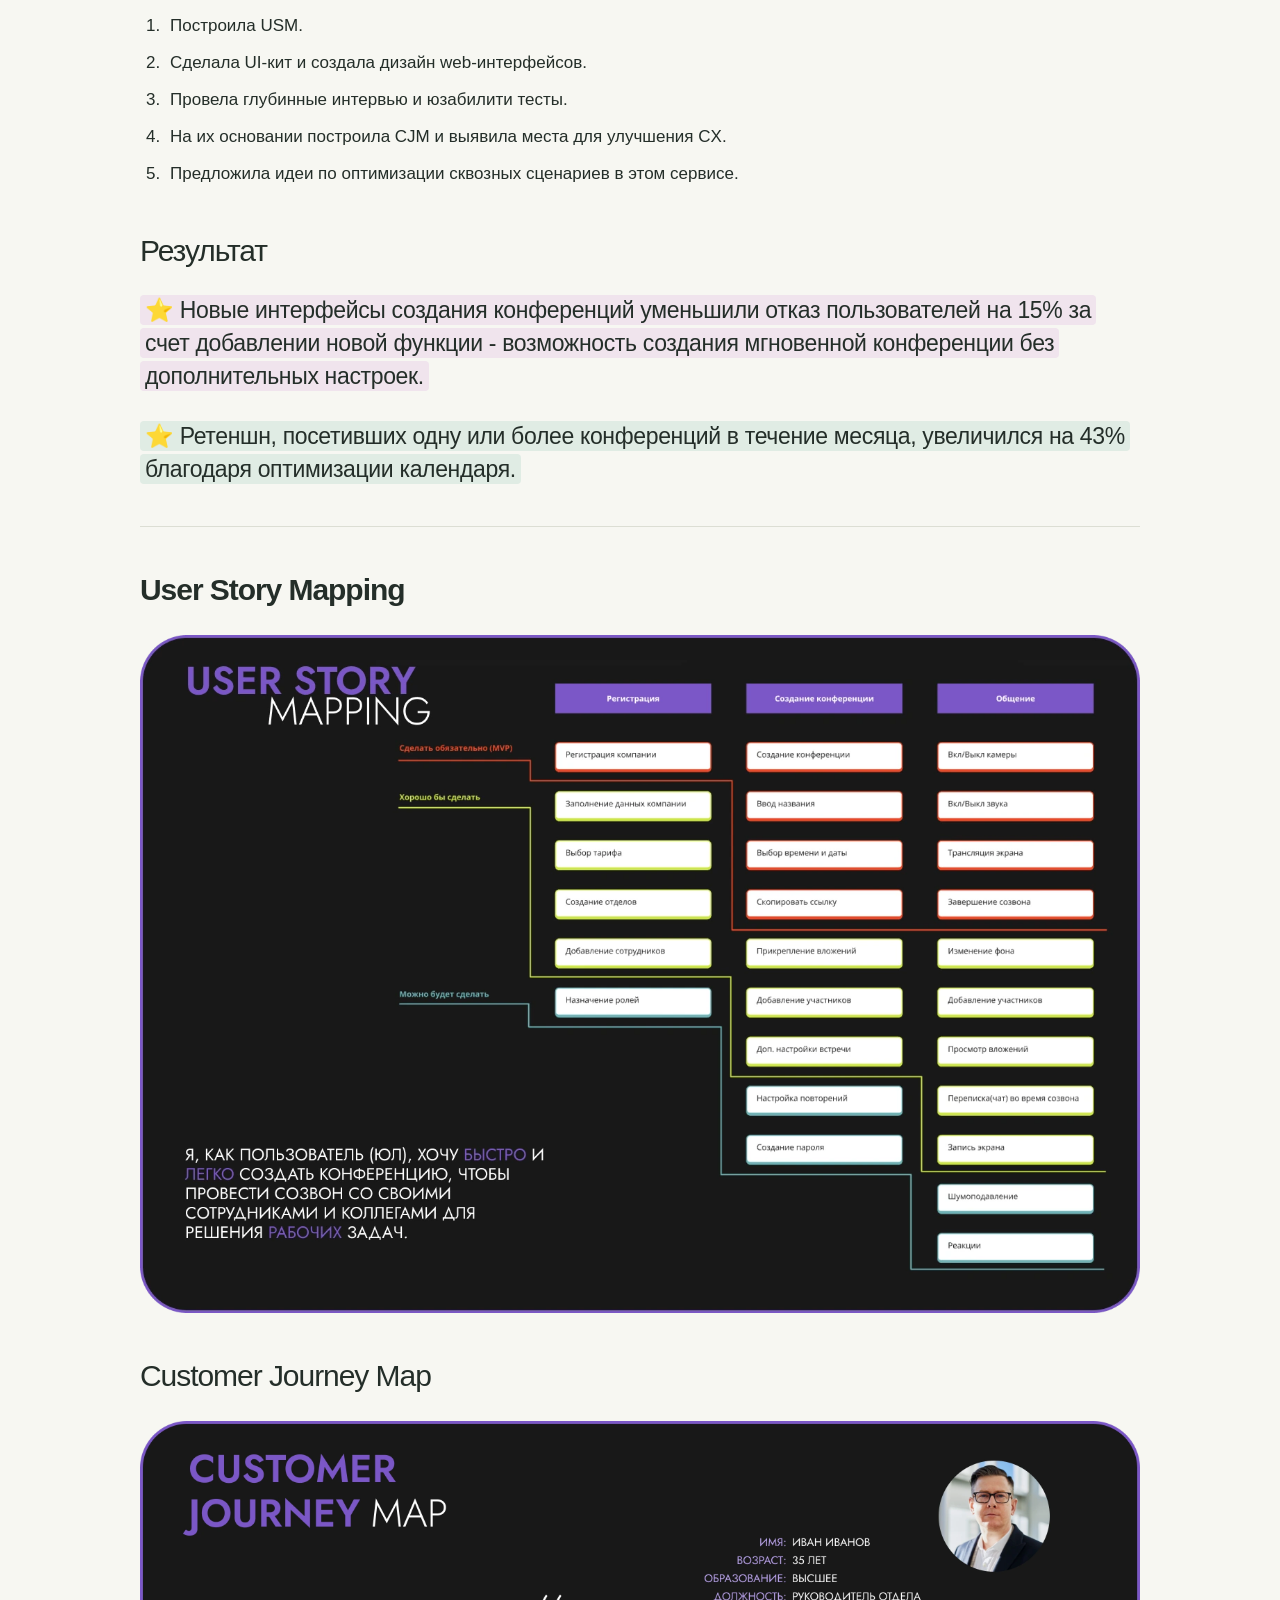
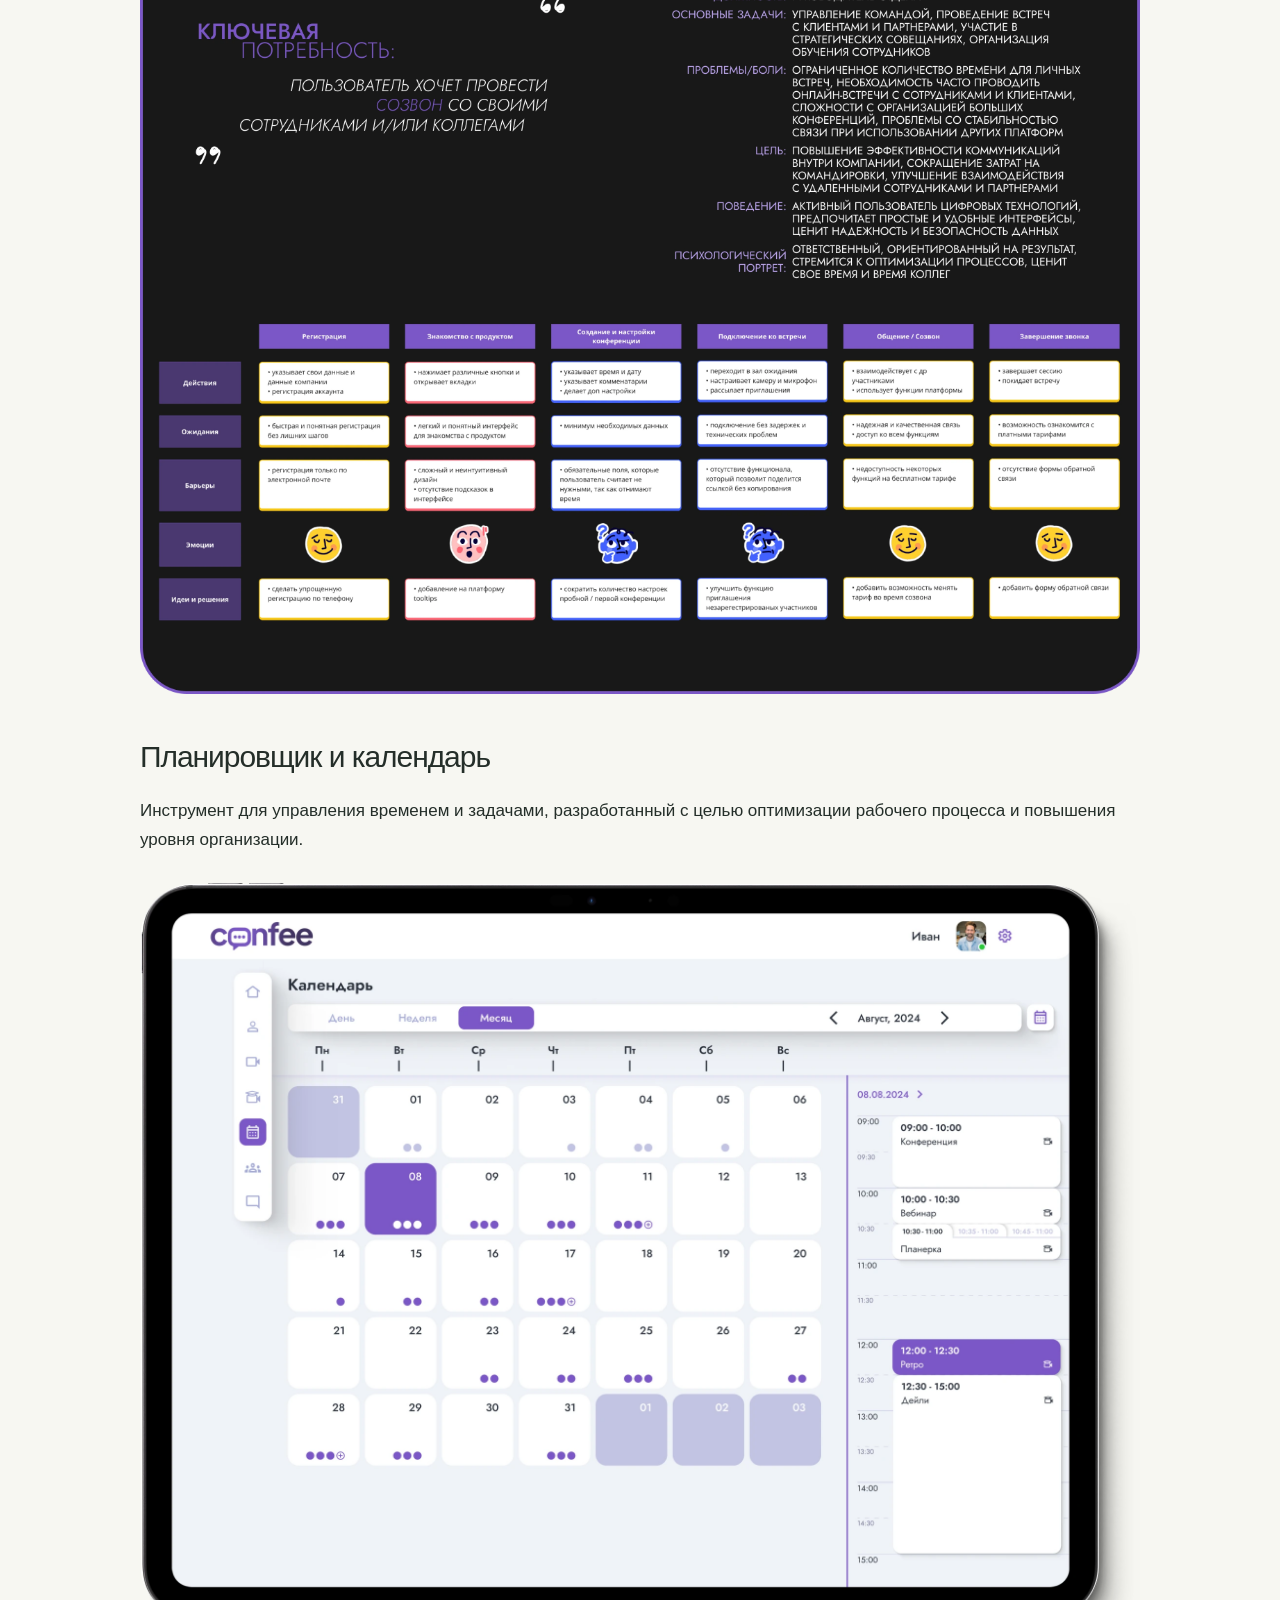
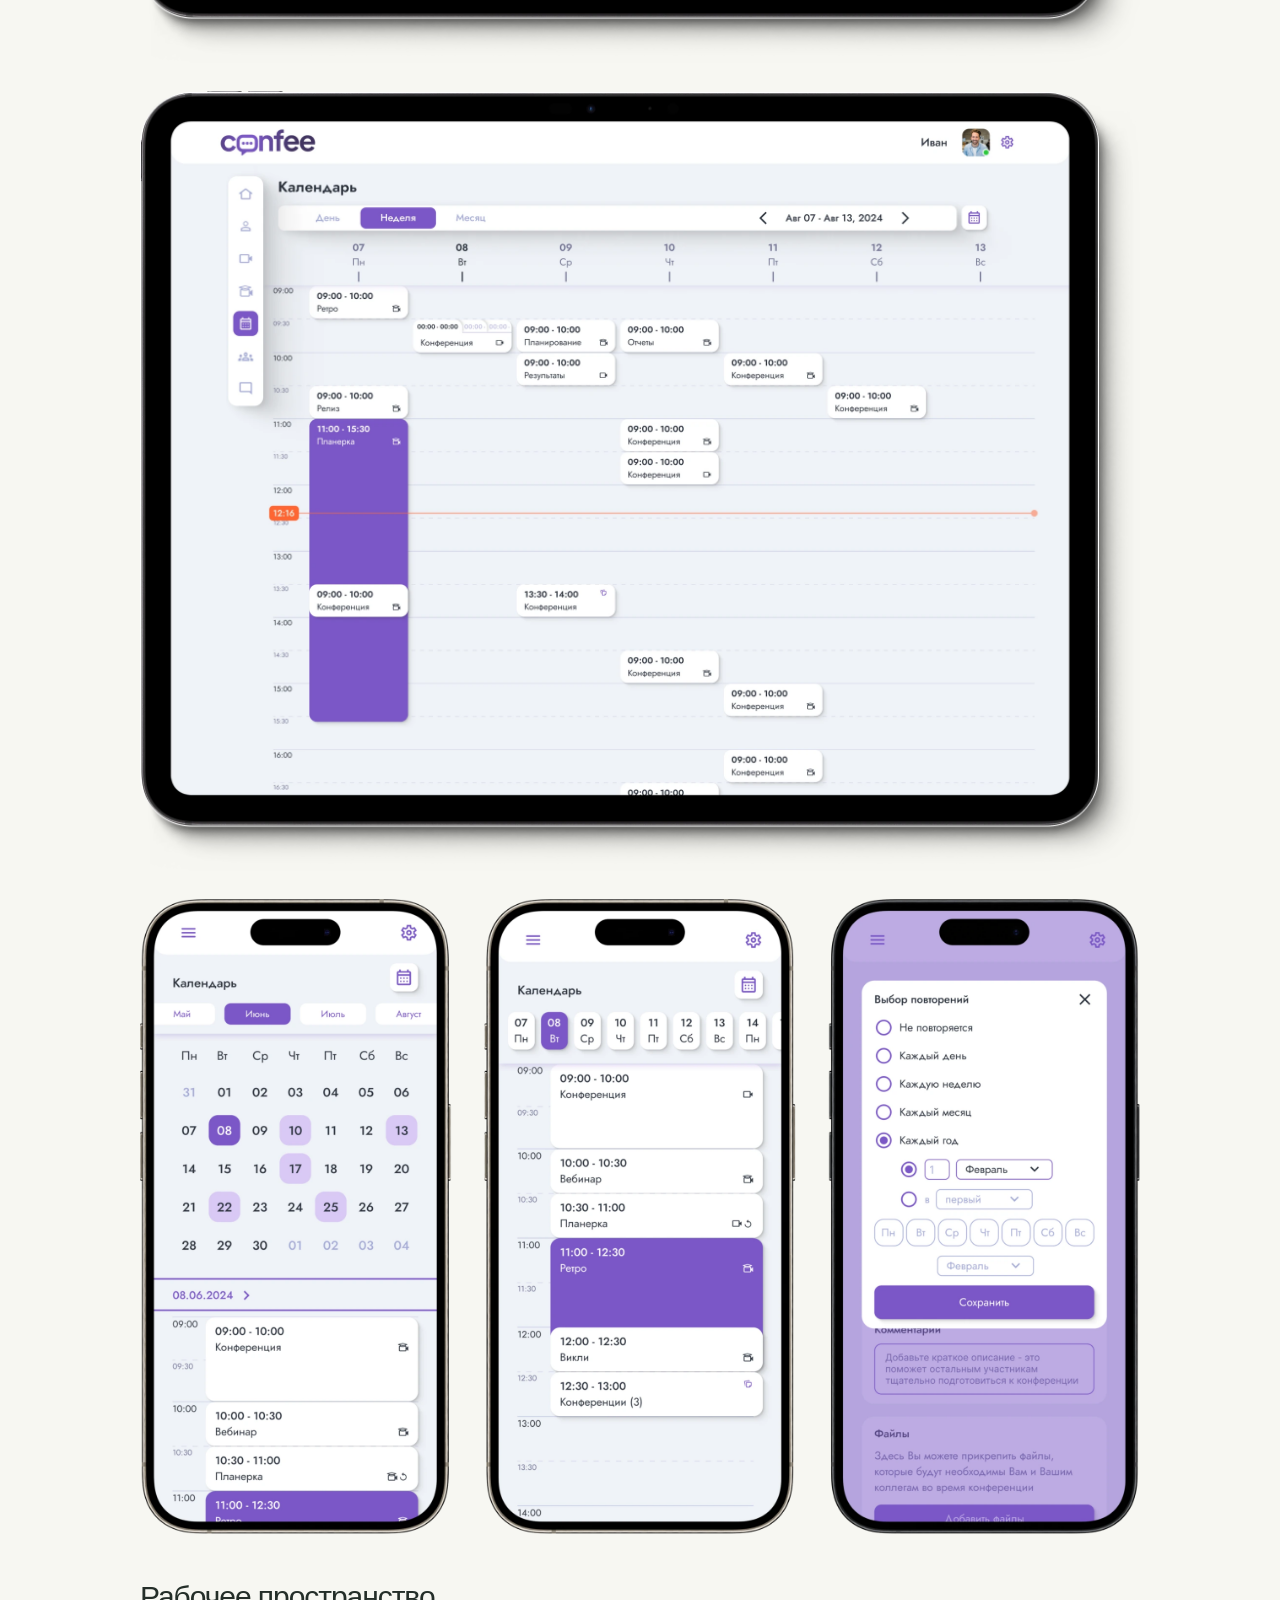
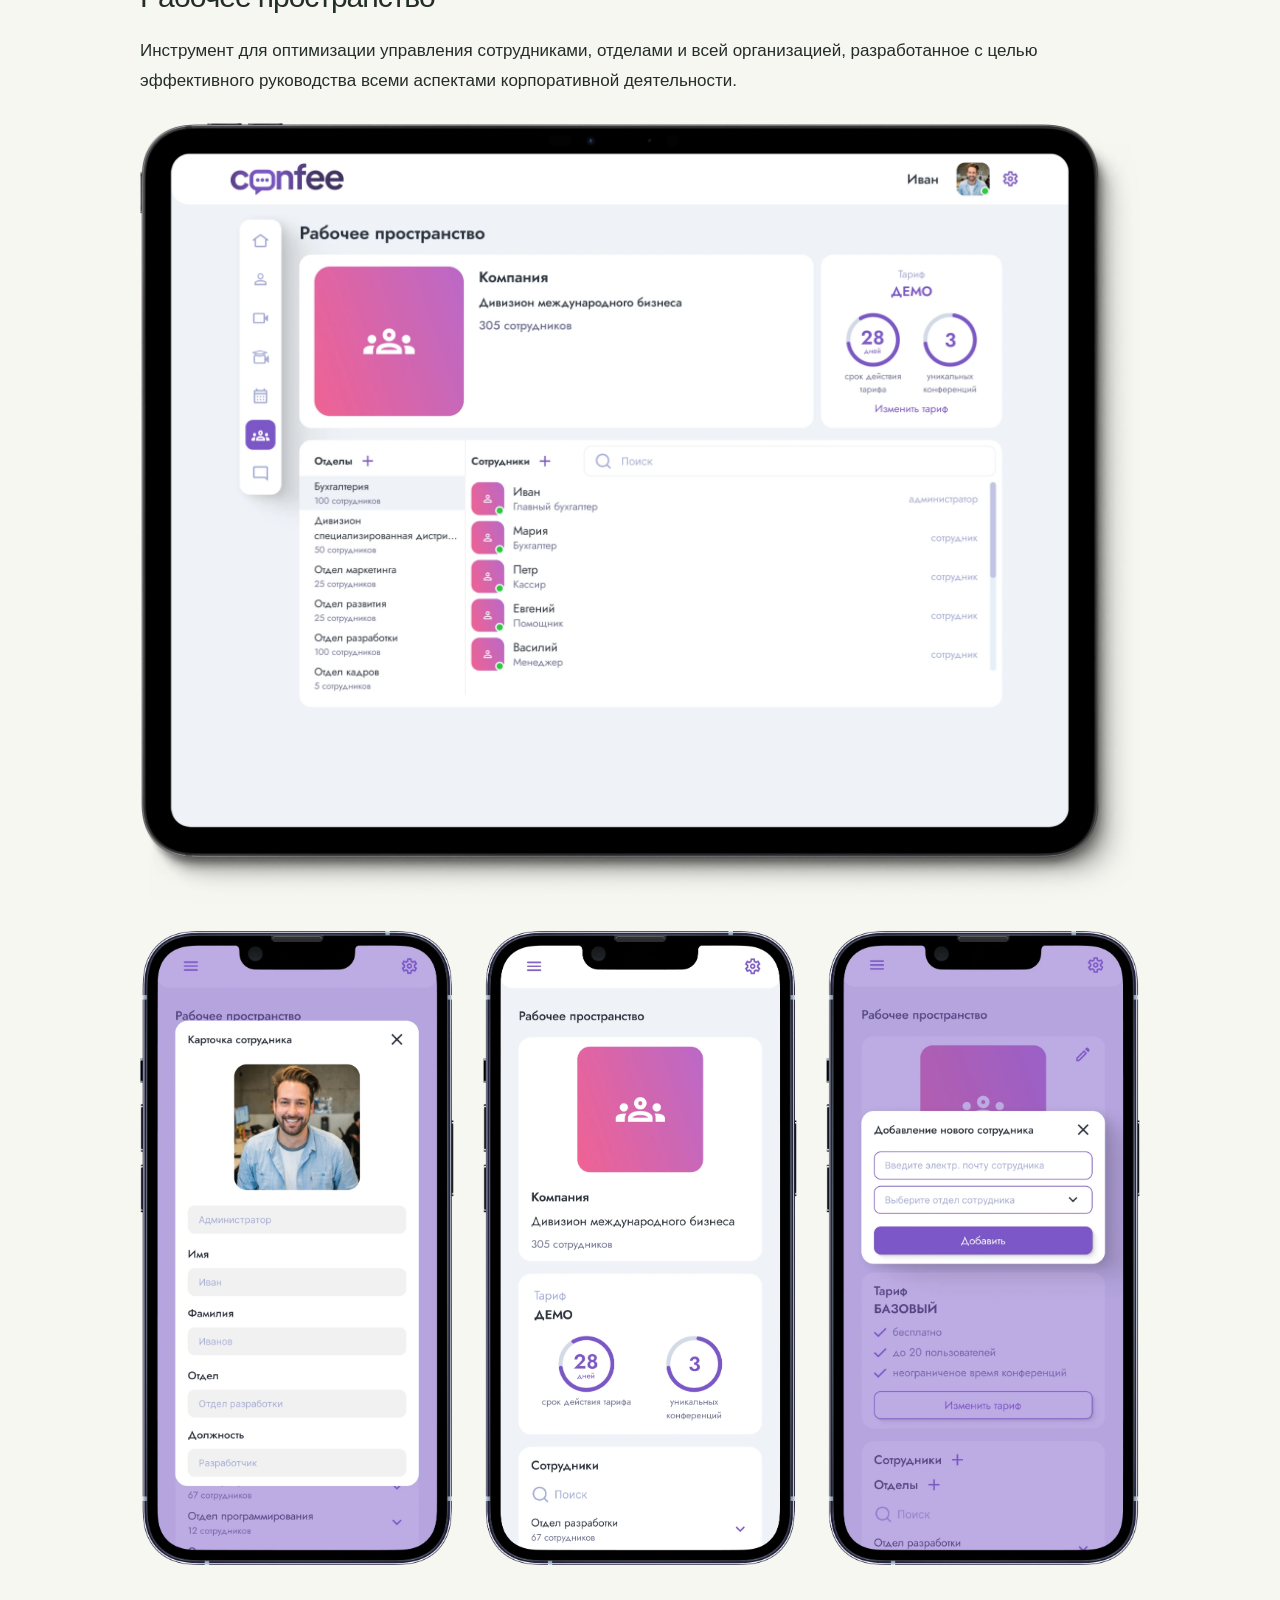
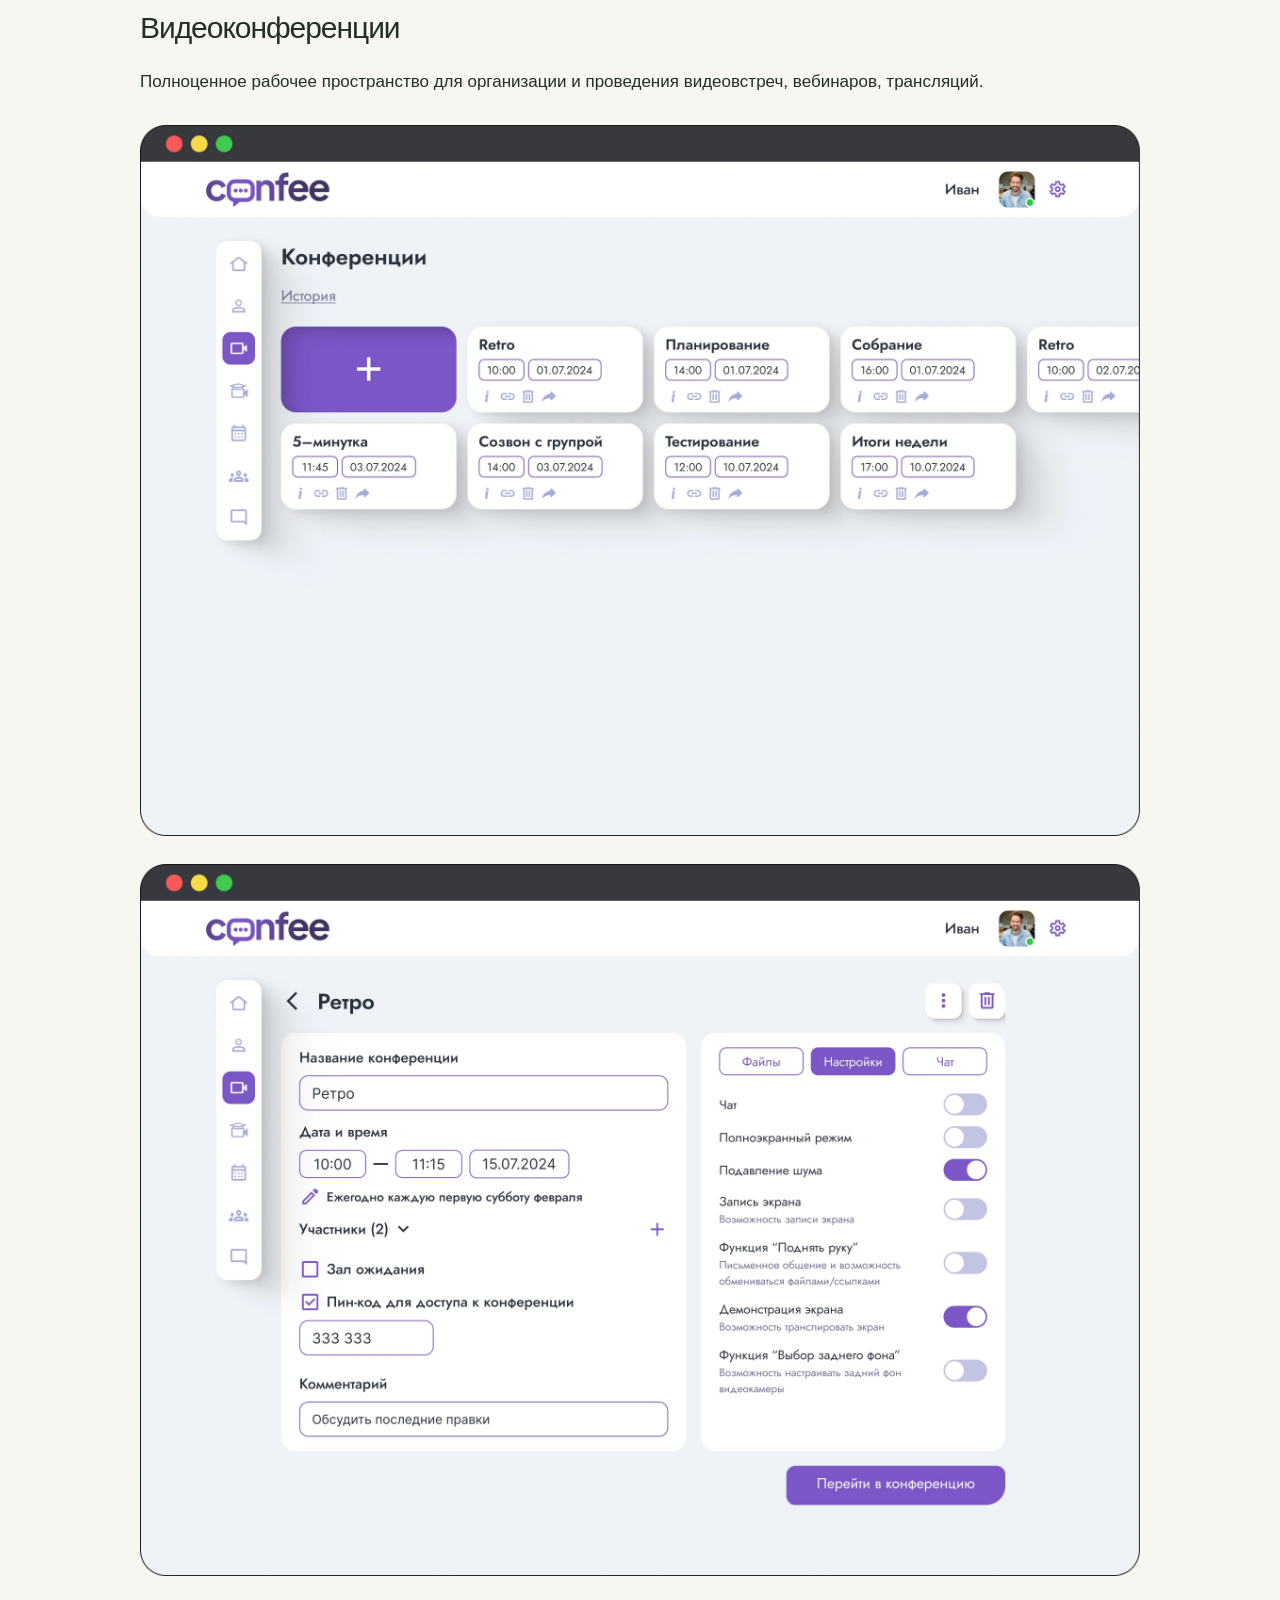
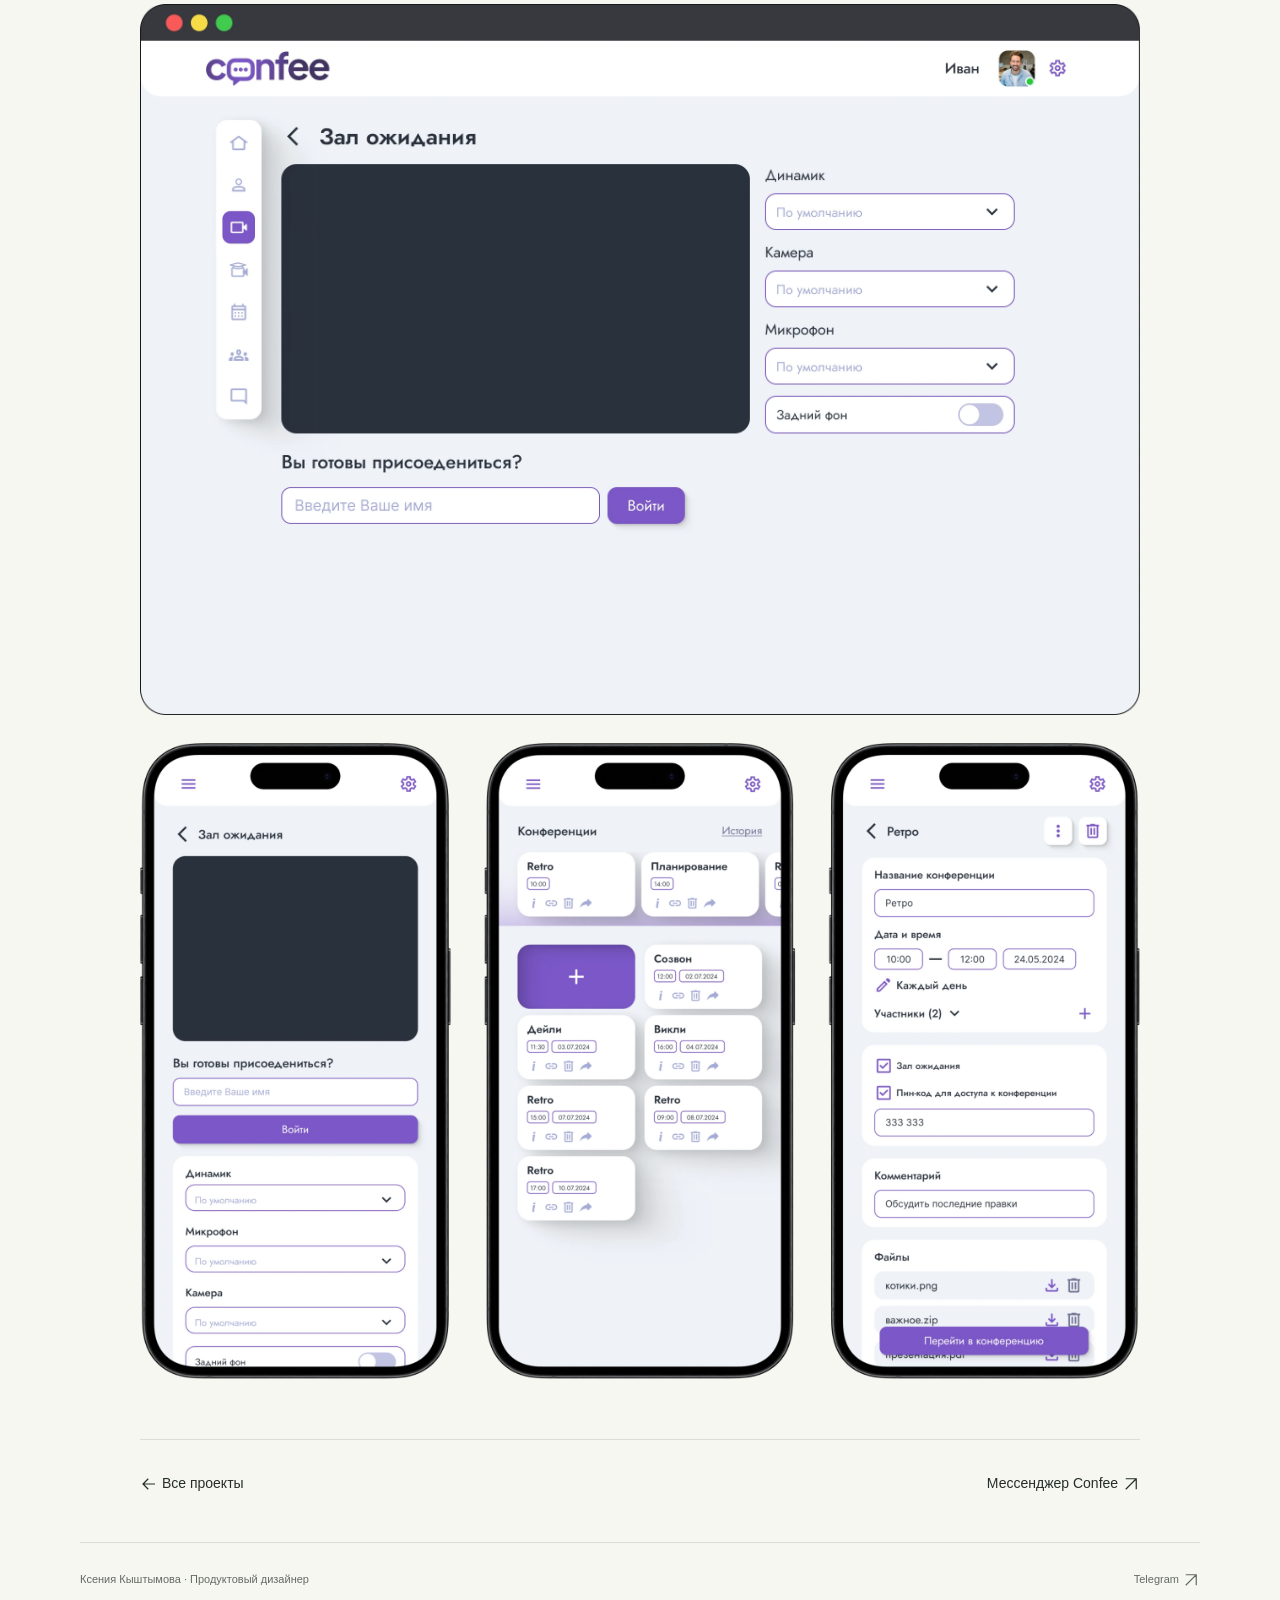
<file: cases/confee-video.html>
<!DOCTYPE html>

<html lang="ru">
<head>
<meta charset="utf-8"/>
<meta content="width=device-width, initial-scale=1" name="viewport"/>
<title>Видеоконференции Confee — Ксения Кыштымова</title>
<meta content="Комплексное корпоративное пространство для организации и проведения видеовстреч и вебинаров, календарного планирования и управления командой." name="description"/>
<meta content="#f7f7f2" name="theme-color"/>
<meta content="website" property="og:type"/>
<meta content="ru_RU" property="og:locale"/>
<meta content="Видеоконференции Confee — Ксения Кыштымова" property="og:title"/>
<meta content="Комплексное корпоративное пространство для организации и проведения видеовстреч и вебинаров, календарного планирования и управления командой." property="og:description"/>
<meta content="https://glebsly.github.io/ksushapd/cases/confee-video.html" property="og:url"/>
<meta content="https://glebsly.github.io/ksushapd/assets/social.jpg" property="og:image"/>
<link href="https://glebsly.github.io/ksushapd/cases/confee-video.html" rel="canonical"/>
<link href="../assets/favicon.png" rel="icon" type="image/png"/>
<link href="../assets/style.css" rel="stylesheet"/>
</head><body class="case-page">
<a class="skip-link" href="#main">Перейти к содержимому</a>
<header class="site-header wrap">
<a aria-label="Ксения Кыштымова — на главную" class="wordmark" href="../index.html"><span aria-hidden="true" class="monogram"><img src="../assets/portrait-logo.png" alt="" width="36" height="36"></span><span>Ксения Кыштымова</span></a>
<nav aria-label="Главная навигация">
<a href="../index.html#projects">Проекты</a>
<a href="../index.html#about">Обо мне</a>
<a href="../index.html#contact">Контакты <span aria-hidden="true"><svg aria-hidden="true" fill="none" height="18" stroke="currentColor" stroke-width="1.6" viewbox="0 0 24 24" width="18"><path d="M5 19 19 5M5 5h14v14"></path></svg></span></a>
</nav>
</header>
<main class="wrap case-main" id="main">
<a class="back-link" href="../index.html#projects"><svg aria-hidden="true" fill="none" height="18" stroke="currentColor" stroke-width="1.6" viewbox="0 0 24 24" width="18"><path d="M20 12H4M11 5l-7 7 7 7"></path></svg> Все проекты</a>
<header class="case-header"><p class="eyebrow">Web · Responsive design · CJM</p><h1>Видеоконференции Confee</h1><p class="case-date">Февраль 2023 — февраль 2025</p></header>
<article aria-label="Описание проекта" class="case-content"><p class="" id="14cdb686-a228-804a-810e-d916730f0c84">Комплексное корпоративное пространство для организации и проведения видеовстреч и  вебинаров, календарного планирования и управления командой.</p><figure class="image" id="13bdb686-a228-81a2-8038-ce52a480933f"><a href="../assets/2db9db6c1777.webp"><img alt="Видеоконференции Confee — интерфейс продукта" decoding="async" height="2052" loading="lazy" src="../assets/2db9db6c1777.webp" width="2884"/></a></figure><h2 class="" id="13bdb686-a228-81a5-8f4d-d83f8fceeeaa">Задачи и цели</h2><ol class="numbered-list" id="149db686-a228-800c-941e-ea827330e634" start="1" type="1"><li>Разработка пользовательских интерфейсов</li><li>Обеспечение адаптивности сайта под различные устройства</li><li>Создание UI-kit для повышения консистентности</li><li>Упрощение работы с интерфейсом</li><li>Удержание пользователя на платформе</li></ol><h2 class="" id="13bdb686-a228-8177-8aeb-d704ede20bf1">Что было сделано  </h2><ol class="numbered-list" id="149db686-a228-808d-bf89-e461b80221a8" start="1" type="1"><li>Построила USM.</li><li>Сделала UI-кит и создала дизайн web-интерфейсов.</li><li>Провела глубинные интервью и юзабилити тесты.</li><li>На их основании построила CJM и выявила места для улучшения CX.</li><li>Предложила идеи по оптимизации сквозных сценариев в этом сервисе.</li></ol><h2 class="" id="149db686-a228-8010-adc0-ccc8822c8620">Результат</h2><h3 class="" id="149db686-a228-8072-b3a5-de2dd8571288"><mark class="highlight-pink">⭐ Новые интерфейсы создания конференций уменьшили отказ пользователей на 15% за счет добавлении новой функции - возможность создания мгновенной конференции без дополнительных настроек.</mark></h3><h3 class="" id="149db686-a228-8054-bb75-cec369f2853e"><mark class="highlight-teal">⭐ Ретеншн, посетивших одну или более конференций в течение месяца, увеличился на 43% благодаря оптимизации календаря.</mark></h3><hr id="13bdb686-a228-81c9-972c-ec7e3461e182"/><h2 class="" id="13bdb686-a228-81dd-aa9a-fa8df01e0dbb"><strong>User Story Mapping</strong></h2><figure class="image" id="13bdb686-a228-814e-a80e-fb43a001aca0"><a href="../assets/0f63517f7d99.webp"><img alt="Видеоконференции Confee — User Story Mapping" decoding="async" height="977" loading="lazy" src="../assets/0f63517f7d99.webp" width="1440"/></a></figure><h2 class="" id="13bdb686-a228-81af-832e-e73439c09703">Customer Journey Map</h2><figure class="image" id="13bdb686-a228-816a-aaba-d97a9a4e7303"><a href="../assets/17ec0dd027de.webp"><img alt="Видеоконференции Confee — Customer Journey Map" decoding="async" height="2514" loading="lazy" src="../assets/17ec0dd027de.webp" width="2880"/></a></figure><h2 class="" id="13bdb686-a228-8134-86fd-e07f81c54d91">Планировщик и календарь</h2><p class="" id="13bdb686-a228-81ae-b551-cbfbeac65503">Инструмент для управления временем и задачами, разработанный с целью оптимизации рабочего процесса и повышения уровня организации.</p><figure class="image" id="13bdb686-a228-81c4-8ea4-f47074f24b4f"><a href="../assets/9d0e83ec1cfc.webp"><img alt="Видеоконференции Confee — Планировщик и календарь" decoding="async" height="1598" loading="lazy" src="../assets/9d0e83ec1cfc.webp" width="2050"/></a></figure><figure class="image" id="14cdb686-a228-808f-8332-d987fa6635a2"><a href="../assets/030533190cde.webp"><img alt="Видеоконференции Confee — Планировщик и календарь" decoding="async" height="1598" loading="lazy" src="../assets/030533190cde.webp" width="2048"/></a></figure><figure class="image" id="14cdb686-a228-8071-be23-cdfcb64d1919"><a href="../assets/f1cf78844872.webp"><img alt="Видеоконференции Confee — Планировщик и календарь" decoding="async" height="1506" loading="lazy" src="../assets/f1cf78844872.webp" width="2370"/></a></figure><h2 class="" id="14cdb686-a228-80db-b45b-f1db4f3df0e1">Рабочее пространство</h2><p class="" id="14cdb686-a228-8089-a643-ec6ca9738b94">Инструмент для оптимизации управления сотрудниками, отделами и всей организацией, разработанное с целью эффективного руководства всеми аспектами корпоративной деятельности.</p><figure class="image" id="14cdb686-a228-806f-a70f-c460d565af89"><a href="../assets/10c4c2aee9ad.webp"><img alt="Видеоконференции Confee — Рабочее пространство" decoding="async" height="1598" loading="lazy" src="../assets/10c4c2aee9ad.webp" width="2050"/></a></figure><figure class="image" id="14cdb686-a228-80ff-817c-c0d68025d66c"><a href="../assets/f6a913a55966.webp"><img alt="Видеоконференции Confee — Рабочее пространство" decoding="async" height="1720" loading="lazy" src="../assets/f6a913a55966.webp" width="2711"/></a></figure><h2 class="" id="14cdb686-a228-805a-b77a-e60694aa3f27">Видеоконференции</h2><p class="" id="14cdb686-a228-8097-84b0-e2e187dc5d8c">Полноценное рабочее пространство для организации и проведения видеовстреч, вебинаров, трансляций.</p><figure class="image" id="14cdb686-a228-8092-a1df-def79c9ed911"><a href="../assets/c298eb60c971.webp"><img alt="Видеоконференции Confee — Видеоконференции" decoding="async" height="1510" loading="lazy" src="../assets/c298eb60c971.webp" width="2122"/></a></figure><figure class="image" id="14cdb686-a228-8073-8cd4-ccf0a38cc6b7"><a href="../assets/06a392c9e2c3.webp"><img alt="Видеоконференции Confee — Видеоконференции" decoding="async" height="1510" loading="lazy" src="../assets/06a392c9e2c3.webp" width="2122"/></a></figure><figure class="image" id="14cdb686-a228-805d-bd94-dcce27699fc0"><a href="../assets/e19fd73e2159.webp"><img alt="Видеоконференции Confee — Видеоконференции" decoding="async" height="1510" loading="lazy" src="../assets/e19fd73e2159.webp" width="2122"/></a></figure><figure class="image" id="14cdb686-a228-80f3-b20f-f8ea381d3be6"><a href="../assets/563443c6bfe0.webp"><img alt="Видеоконференции Confee — Видеоконференции" decoding="async" height="1506" loading="lazy" src="../assets/563443c6bfe0.webp" width="2370"/></a></figure></article>
<div class="case-next"><a href="../index.html#projects"><svg aria-hidden="true" fill="none" height="18" stroke="currentColor" stroke-width="1.6" viewbox="0 0 24 24" width="18"><path d="M20 12H4M11 5l-7 7 7 7"></path></svg> Все проекты</a><a href="confee-messenger.html">Мессенджер Confee <span aria-hidden="true"><svg aria-hidden="true" fill="none" height="18" stroke="currentColor" stroke-width="1.6" viewbox="0 0 24 24" width="18"><path d="M5 19 19 5M5 5h14v14"></path></svg></span></a></div>
</main>
<footer class="site-footer wrap">
<span>Ксения Кыштымова · Продуктовый дизайнер</span>
<a href="https://t.me/kseniiakysh">Telegram <span aria-hidden="true"><svg aria-hidden="true" fill="none" height="18" stroke="currentColor" stroke-width="1.6" viewbox="0 0 24 24" width="18"><path d="M5 19 19 5M5 5h14v14"></path></svg></span></a>
</footer>
</body></html>
</file>
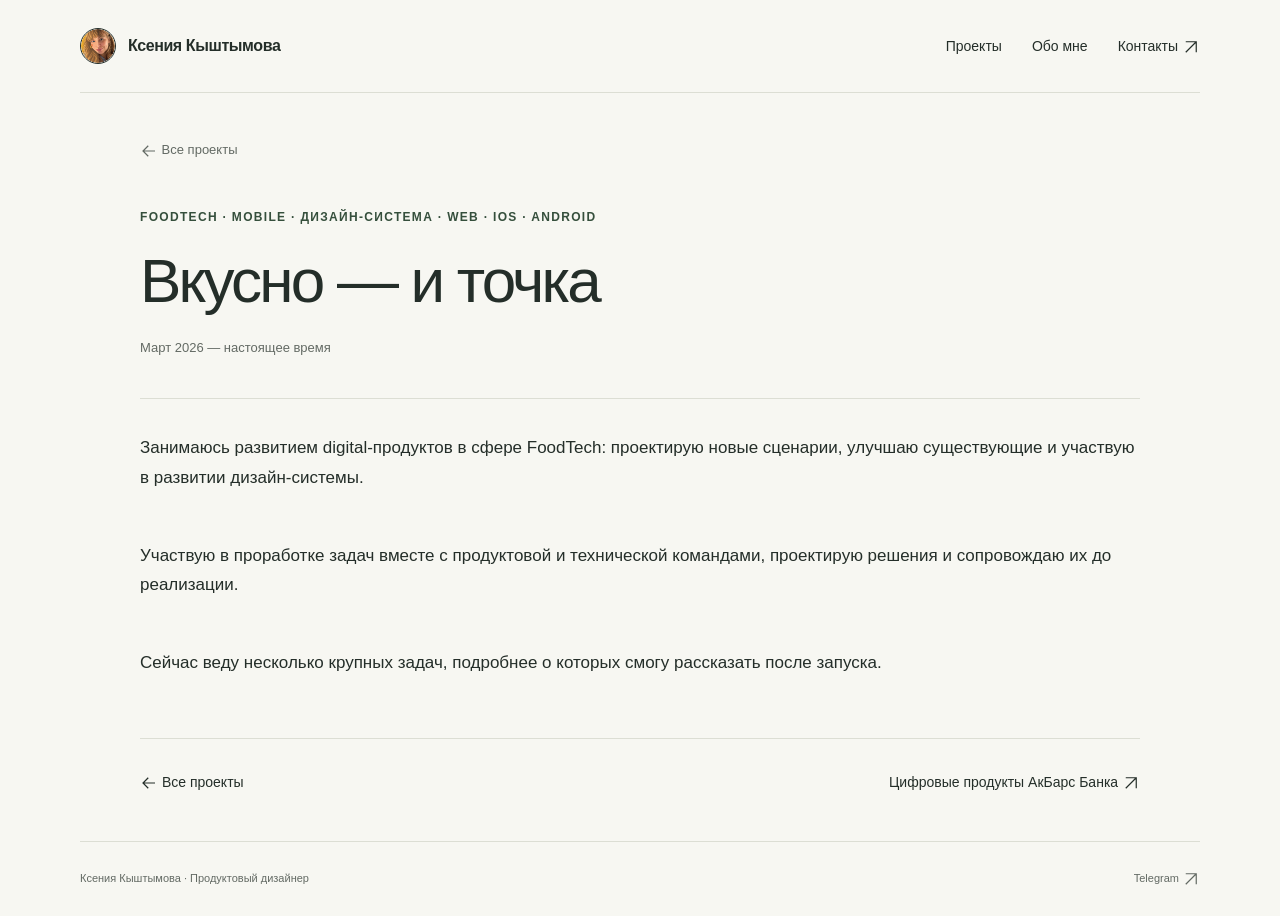
<file: cases/vkusno-i-tochka.html>
<!DOCTYPE html>

<html lang="ru">
<head>
<meta charset="utf-8"/>
<meta content="width=device-width, initial-scale=1" name="viewport"/>
<title>Вкусно — и точка — Ксения Кыштымова</title>
<meta content="Мобильная разработка в FoodTech направлении. Разработка и развитие полноценной Дизайн-системы с нуля." name="description"/>
<meta content="#f7f7f2" name="theme-color"/>
<meta content="website" property="og:type"/>
<meta content="ru_RU" property="og:locale"/>
<meta content="Вкусно — и точка — Ксения Кыштымова" property="og:title"/>
<meta content="Мобильная разработка в FoodTech направлении. Разработка и развитие полноценной Дизайн-системы с нуля." property="og:description"/>
<meta content="https://glebsly.github.io/ksushapd/cases/vkusno-i-tochka.html" property="og:url"/>
<meta content="https://glebsly.github.io/ksushapd/assets/social.jpg" property="og:image"/>
<link href="https://glebsly.github.io/ksushapd/cases/vkusno-i-tochka.html" rel="canonical"/>
<link href="../assets/favicon.png" rel="icon" type="image/png"/>
<link href="../assets/style.css" rel="stylesheet"/>
</head><body class="case-page">
<a class="skip-link" href="#main">Перейти к содержимому</a>
<header class="site-header wrap">
<a aria-label="Ксения Кыштымова — на главную" class="wordmark" href="../index.html"><span aria-hidden="true" class="monogram"><img src="../assets/portrait-logo.png" alt="" width="36" height="36"></span><span>Ксения Кыштымова</span></a>
<nav aria-label="Главная навигация">
<a href="../index.html#projects">Проекты</a>
<a href="../index.html#about">Обо мне</a>
<a href="../index.html#contact">Контакты <span aria-hidden="true"><svg aria-hidden="true" fill="none" height="18" stroke="currentColor" stroke-width="1.6" viewbox="0 0 24 24" width="18"><path d="M5 19 19 5M5 5h14v14"></path></svg></span></a>
</nav>
</header>
<main class="wrap case-main" id="main">
<a class="back-link" href="../index.html#projects"><svg aria-hidden="true" fill="none" height="18" stroke="currentColor" stroke-width="1.6" viewbox="0 0 24 24" width="18"><path d="M20 12H4M11 5l-7 7 7 7"></path></svg> Все проекты</a>
<header class="case-header"><p class="eyebrow">FoodTech · Mobile · Дизайн-система · Web · iOS · Android</p><h1>Вкусно — и точка</h1><p class="case-date">Март 2026 — настоящее время</p></header>
<article aria-label="Описание проекта" class="case-content"><p class="" id="3f1db686-a228-805a-a8b4-fb9928cfc7f2">Занимаюсь развитием digital-продуктов в сфере FoodTech: проектирую новые сценарии, улучшаю существующие и участвую в развитии дизайн-системы.</p><p class="" id="3f1db686-a228-8040-ab4a-e0cd6485fdf5"><br/>Участвую в проработке задач вместе с продуктовой и технической командами, проектирую решения и сопровождаю их до реализации.</p><p class="" id="3f1db686-a228-80f1-8940-fa026025cf04"><br/>Сейчас веду несколько крупных задач, подробнее о которых смогу рассказать после запуска.</p></article>
<div class="case-next"><a href="../index.html#projects"><svg aria-hidden="true" fill="none" height="18" stroke="currentColor" stroke-width="1.6" viewbox="0 0 24 24" width="18"><path d="M20 12H4M11 5l-7 7 7 7"></path></svg> Все проекты</a><a href="ak-bars.html">Цифровые продукты АкБарс Банка <span aria-hidden="true"><svg aria-hidden="true" fill="none" height="18" stroke="currentColor" stroke-width="1.6" viewbox="0 0 24 24" width="18"><path d="M5 19 19 5M5 5h14v14"></path></svg></span></a></div>
</main>
<footer class="site-footer wrap">
<span>Ксения Кыштымова · Продуктовый дизайнер</span>
<a href="https://t.me/kseniiakysh">Telegram <span aria-hidden="true"><svg aria-hidden="true" fill="none" height="18" stroke="currentColor" stroke-width="1.6" viewbox="0 0 24 24" width="18"><path d="M5 19 19 5M5 5h14v14"></path></svg></span></a>
</footer>
</body></html>
</file>
<file: assets/style.css>
:root{--paper:#f7f7f2;--ink:#242e29;--muted:#636a64;--line:#dcded4;--green:#354f3c;--soft:#e8eadf;--radius:20px}
*{box-sizing:border-box}
html{scroll-behavior:smooth;scroll-padding-top:24px}
body{margin:0;background:var(--paper);color:var(--ink);font-family:Arial,Helvetica,sans-serif;font-size:17px;line-height:1.6;-webkit-font-smoothing:antialiased}
a{color:inherit;text-decoration:none}
button,a{-webkit-tap-highlight-color:transparent}
a:focus-visible,button:focus-visible{outline:3px solid #809653;outline-offset:6px;border-radius:4px}
img{max-width:100%;height:auto;display:block}
svg{display:inline-block;vertical-align:middle;flex-shrink:0}
h1,h2,h3,p{margin:0}
h1,h2,h3{line-height:1.12;letter-spacing:-.045em;font-weight:500}
.wrap{width:min(1120px,calc(100% - 80px));margin-inline:auto}
.skip-link{position:absolute;top:10px;left:10px;transform:translateY(-160%);z-index:20;background:var(--green);color:white;padding:12px 20px}
.skip-link:focus{transform:translateY(0)}
.site-header{display:flex;align-items:center;justify-content:space-between;gap:24px;padding-block:28px;border-bottom:1px solid var(--line)}
.wordmark{display:flex;gap:12px;align-items:center;font-size:16px;font-weight:600;letter-spacing:-.025em}
.monogram{display:block;border:1px solid var(--ink);width:36px;height:36px;border-radius:50%;overflow:hidden;flex-shrink:0}
.monogram img{width:100%;height:100%;object-fit:cover;border-radius:50%}
.site-header nav{display:flex;gap:30px;font-size:14px}
.site-header nav a:hover{color:var(--green);text-decoration:underline;text-underline-offset:5px}
.hero{display:grid;grid-template-columns:1.5fr 1fr;align-items:center;gap:64px;padding-block:94px 100px}
.eyebrow{font-size:12px;letter-spacing:.11em;text-transform:uppercase;font-weight:600;line-height:1.5}
.dot{width:7px;height:7px;background:var(--green);border-radius:50%;display:inline-block;margin-right:9px;margin-bottom:1px}
.hero h1{font-size:clamp(46px,5.6vw,74px);letter-spacing:-.06em;line-height:1.03;margin-top:26px}
.hero h1 span{color:var(--green)}
.hero-intro{margin-top:28px;max-width:480px;color:var(--muted);font-size:18px;line-height:1.6}
.button{display:inline-flex;align-items:center;justify-content:space-between;gap:40px;padding:15px 22px;background:var(--green);color:var(--paper);border-radius:40px;font-size:14px;font-weight:500;transition:background .2s,transform .2s;line-height:1.5}
.hero .button{margin-top:30px}
.button:hover{background:#253b2c;transform:translateY(-2px)}
.button span{font-size:21px;line-height:1}
.hero-portrait{position:relative;display:flex;flex-direction:column;align-items:center;justify-self:end;width:330px;max-width:100%}
.hero-portrait:before{content:"";position:absolute;width:100%;aspect-ratio:1;border:1px solid #c3c9b6;border-radius:50%;top:-13px;left:15px}
.hero-portrait img{width:100%;border-radius:50%;position:relative;aspect-ratio:1;object-fit:cover}
.portrait-caption{font-size:12px;color:var(--muted);margin-top:22px;letter-spacing:.025em}
.projects{padding-block:0 80px}
.section-heading{display:flex;justify-content:space-between;align-items:flex-end;gap:24px;border-top:1px solid var(--line);padding-top:28px;margin-bottom:36px}
.section-heading h2{font-size:44px;display:flex;align-items:flex-start;gap:15px}
.count{font-size:12px;letter-spacing:0;margin-top:5px;color:var(--muted);border:1px solid var(--line);border-radius:20px;padding:4px 9px}
.section-heading>p{font-size:14px;color:var(--muted);margin-bottom:4px}
.project-grid{display:grid;grid-template-columns:1fr 1fr;gap:60px 28px}
.project-card{min-width:0}
.project-visual{display:block;position:relative;overflow:hidden;border-radius:var(--radius);background:var(--soft);aspect-ratio:1.48}
.project-visual img{width:100%;height:100%;object-fit:cover;transition:transform .45s}
.food .project-visual img{object-position:center 46%}
.project-visual:hover img{transform:scale(1.025)}
.project-open{position:absolute;right:17px;bottom:17px;border-radius:50%;width:40px;height:40px;display:grid;place-items:center;background:var(--paper);color:var(--ink);font-size:24px}
.project-meta{display:flex;justify-content:space-between;gap:12px;margin-block:19px 10px;font-size:11px;letter-spacing:.025em;color:var(--muted)}
.project-card h3{font-size:26px;line-height:1.18;letter-spacing:-.03em}
.project-card h3 a:hover{text-decoration:underline;text-underline-offset:5px;text-decoration-thickness:1px}
.project-card>p{font-size:15px;color:var(--muted);margin-top:12px;line-height:1.65}
.project-bottom{display:flex;justify-content:space-between;align-items:baseline;gap:16px;padding-top:20px;font-size:11px;color:var(--muted)}
.project-bottom a{flex-shrink:0;color:var(--ink);font-size:12px;font-weight:600}
.project-bottom a:hover{text-decoration:underline;text-underline-offset:4px}
.side-project{margin-top:52px;border-top:1px solid var(--line);border-bottom:1px solid var(--line);padding-block:30px;display:grid;grid-template-columns:1fr 1.5fr auto;gap:36px;align-items:center}
.side-project .eyebrow{font-size:10px;color:var(--muted)}
.side-project h3{font-size:28px;margin-top:8px}
.side-project>p{font-size:15px;color:var(--muted)}
.side-project-number{font-size:12px;color:var(--muted)}
.side-project-video{grid-column:1/-1;margin:0}
.side-project-video video{display:block;width:100%;height:auto;aspect-ratio:2082/1334;border-radius:var(--radius);background:#171b1a}
.about{display:grid;grid-template-columns:.9fr 1.1fr;gap:100px;padding-block:30px 110px}
.about h2{font-size:42px;margin-top:20px}
.experience{font-size:70px;line-height:1;margin-top:36px;color:var(--green);letter-spacing:-.08em}
.experience span{display:block;font-size:12px;letter-spacing:.02em;margin-top:12px;color:var(--muted)}
.about-copy>p{font-size:16px;color:var(--muted);margin-bottom:20px}
.about-copy h3{font-size:22px;margin-top:32px;letter-spacing:-.02em}
.strengths{list-style:none;padding:0;margin:16px 0 24px;font-size:15px}
.strengths li{padding:14px 0 14px 24px;border-bottom:1px solid var(--line);position:relative}
.strengths li:before{content:"";position:absolute;left:2px;top:23px;width:5px;height:5px;border-radius:50%;background:var(--green)}
.about-copy .preferences{font-size:12px;line-height:1.7;margin-top:25px}
.contact{background:var(--green);color:var(--paper)}
.contact-inner{padding-block:64px 68px;position:relative}
.contact .eyebrow{color:#ced7c8}
.contact h2{font-size:clamp(40px,5.3vw,64px);margin-top:22px}
.contact p{font-size:15px;color:#d0d6cc;margin-top:24px}
.contact-links{display:flex;align-items:center;gap:32px;flex-wrap:wrap;margin-top:30px}
.button-light{background:var(--paper);color:var(--green)}
.button-light:hover{background:#e4e7da}
.phone{font-size:18px;font-variant-numeric:tabular-nums;border-bottom:1px solid #809080;line-height:1.6}
.phone:hover{border-color:var(--paper)}
.contact-handle{font-size:12px;color:#ced7c8;display:block;margin-top:18px}
.site-footer{display:flex;justify-content:space-between;align-items:center;gap:20px;padding-block:28px;font-size:11px;color:var(--muted)}
.site-footer a:hover{text-decoration:underline;text-underline-offset:4px}
.case-main{max-width:1000px;padding-top:42px}
.back-link{font-size:13px;color:var(--muted)}
.back-link:hover{text-decoration:underline;text-underline-offset:4px}
.case-header{padding-block:46px 40px;border-bottom:1px solid var(--line);margin-bottom:34px}
.case-header .eyebrow{color:var(--green)}
.case-header h1{font-size:clamp(36px,5.2vw,62px);max-width:820px;margin-top:20px}
.case-date{font-size:13px;color:var(--muted);margin-top:22px}
.case-content{font-size:17px;overflow-wrap:anywhere}
.case-content p{margin:18px 0;line-height:1.75}
.case-content h2{font-size:30px;margin-block:46px 22px;letter-spacing:-.035em}
.case-content h3{font-size:23px;line-height:1.45;margin-block:26px 16px;letter-spacing:-.015em}
.case-content mark{background:var(--soft);color:var(--ink);padding:2px 5px;border-radius:4px;box-decoration-break:clone;-webkit-box-decoration-break:clone}
.case-content .highlight-pink{background:#f0e4ed}
.case-content .highlight-teal{background:#e0ece4}
.case-content ul,.case-content ol{padding-left:25px;margin-block:18px}
.case-content li{padding-left:5px;margin-block:9px;line-height:1.65}
.case-content figure{margin:28px 0}
.case-content figure img{width:100%;height:auto;border-radius:12px}
.case-content figure a{display:block;border-radius:12px}
.case-content figure a:hover{outline:1px solid #b2b9a7;outline-offset:4px}
.case-content .column-list{display:flex;gap:30px}
.case-content .column{flex:1;min-width:0}
.case-content .column-list figure{margin-block:14px}
.case-content hr{border:0;border-top:1px solid var(--line);margin-block:40px}
.case-content blockquote{margin:24px 0;border-left:3px solid var(--green);padding-left:22px}
.case-next{display:flex;justify-content:space-between;align-items:center;gap:30px;border-top:1px solid var(--line);margin-top:60px;padding-block:32px 48px;font-size:14px}
.case-next a:hover{text-decoration:underline;text-underline-offset:4px}
.case-page .site-footer{border-top:1px solid var(--line)}
@media(min-width:1450px){.hero h1{font-size:80px}}
@media(max-width:1000px){.hero{gap:40px;padding-block:70px 80px}.hero-portrait{width:270px}.hero h1{font-size:60px}.about{gap:54px}.project-bottom{flex-direction:column;gap:8px}}
@media(max-width:760px){
  .wrap{width:calc(100% - 40px)}
  .site-header{padding-block:20px;gap:16px;flex-wrap:wrap}
  .wordmark{font-size:14px;gap:10px}.monogram{width:30px;height:30px;font-size:15px}
  .site-header nav{gap:22px;font-size:12px}
  .hero{grid-template-columns:1fr auto;gap:22px;padding-block:54px 64px}
  .hero h1{font-size:clamp(40px,6.7vw,53px)}.hero .eyebrow{font-size:10px}.hero-intro{font-size:16px;margin-top:22px}.hero-portrait{width:190px}
  .portrait-caption{font-size:9px}.hero .button{font-size:13px;padding:13px 18px;margin-top:24px;gap:28px}
  .section-heading h2{font-size:36px}.section-heading>p{font-size:12px;max-width:180px;text-align:right}
  .project-grid{gap:42px 20px}.project-card h3{font-size:22px}.project-card>p{font-size:14px}.project-meta{font-size:10px;line-height:1.5}.project-visual{border-radius:14px;aspect-ratio:1.25}
  .project-open{width:33px;height:33px;font-size:21px;right:12px;bottom:12px}
  .side-project{gap:20px;grid-template-columns:.8fr 1.2fr}.side-project-number{display:none}
  .about{gap:32px;grid-template-columns:1fr 1.25fr;padding-block:10px 72px}.about h2{font-size:32px}.about-copy>p{font-size:15px}.strengths{font-size:14px}.experience{font-size:60px}
  .contact-inner{padding-block:48px}.contact h2{font-size:46px}.contact-links{gap:22px}
  .site-footer{font-size:10px;padding-block:23px}
  .case-content{font-size:16px}.case-content h2{font-size:28px}.case-content h3{font-size:21px}.case-content .column-list{gap:20px}
}
@media(max-width:540px){
  .site-header{justify-content:center;gap:17px}.site-header nav{justify-content:center;width:100%;gap:28px}
  .hero{grid-template-columns:1fr;padding-block:42px 56px;gap:34px}
  .hero-copy{position:relative}.hero h1{font-size:clamp(39px,10.2vw,54px);margin-top:20px}.hero-intro{max-width:360px}
  .hero-portrait{width:180px;justify-self:start;flex-direction:row;gap:25px;align-items:center}.hero-portrait img{width:150px;flex-shrink:0}.hero-portrait:before{width:150px;top:-7px;left:8px}.portrait-caption{min-width:112px;font-size:11px;line-height:1.6;margin-top:0}
  .section-heading{display:block;padding-top:24px;margin-bottom:26px}.section-heading h2{font-size:36px}.section-heading>p{text-align:left;max-width:none;margin-top:12px}
  .project-grid{grid-template-columns:1fr;gap:40px}.project-visual{aspect-ratio:1.48}.project-card h3{font-size:25px}.project-meta{font-size:10px}.project-card>p{font-size:15px}.project-bottom{flex-direction:row;flex-wrap:wrap;font-size:10px;gap:14px;padding-top:17px}
  .side-project{grid-template-columns:1fr;gap:16px;margin-top:36px;padding-block:25px}.side-project h3{font-size:26px}.projects{padding-bottom:50px}
  .about{grid-template-columns:1fr;gap:30px;padding-bottom:60px}.about h2{font-size:36px}.experience{margin-top:26px;font-size:54px}.experience span{display:inline-block;max-width:150px;font-size:11px;line-height:1.5;letter-spacing:0;margin-left:14px;margin-top:0}.about-copy .preferences{font-size:11px}
  .contact h2{font-size:42px}.contact p{font-size:14px}.contact-links{align-items:flex-start;flex-direction:column;gap:22px}.phone{font-size:17px}
  .site-footer{align-items:flex-start;flex-direction:column;gap:8px}
  .case-main{padding-top:28px}.case-header{padding-block:30px}.case-header h1{font-size:36px;overflow-wrap:anywhere}.case-header .eyebrow{font-size:10px}
  .case-content .column-list{flex-direction:column;gap:0}.case-content h2{font-size:27px;margin-top:34px}.case-content h3{font-size:20px}.case-content figure{margin-block:22px}.case-content figure img{border-radius:9px}
  .case-next{align-items:flex-start;flex-direction:column;gap:20px;margin-top:40px;padding-block:25px 40px}
}
@media(prefers-reduced-motion:reduce){html{scroll-behavior:auto}*,*:before,*:after{transition:none!important}}
</file>
